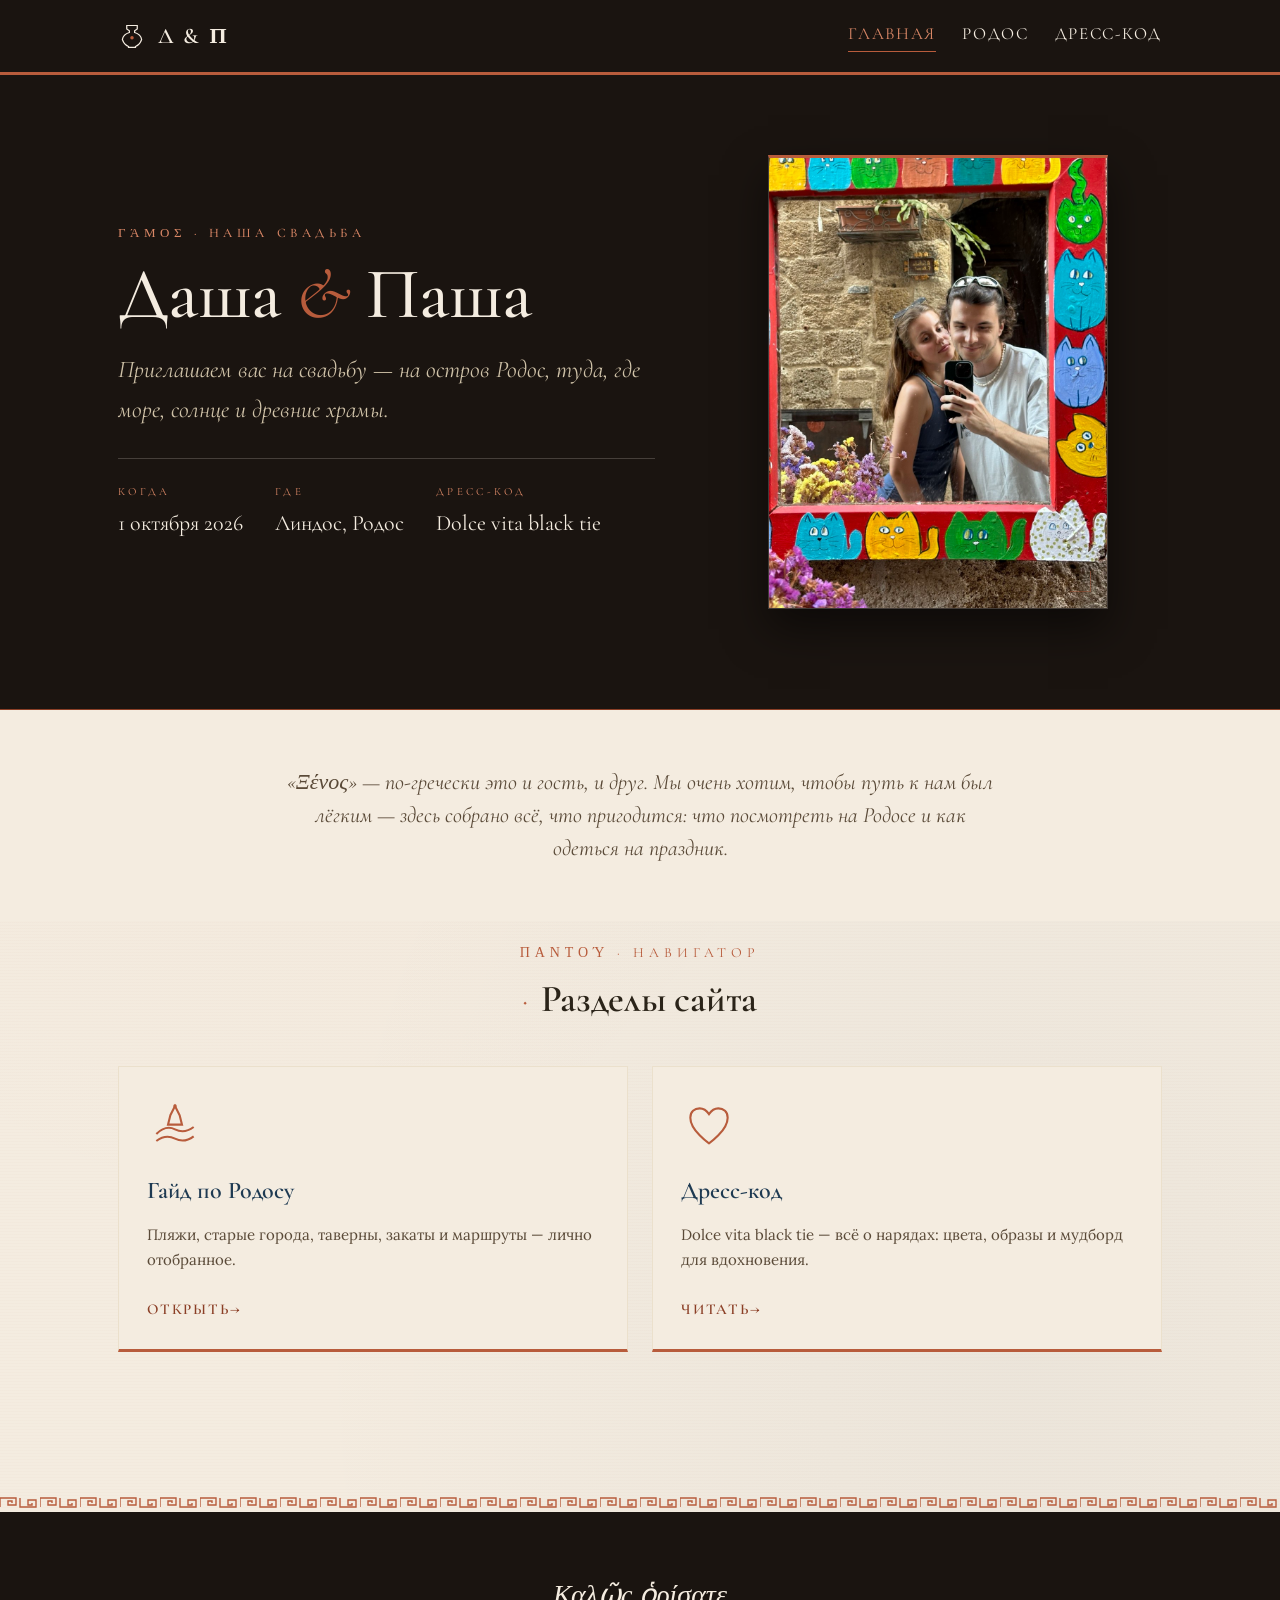
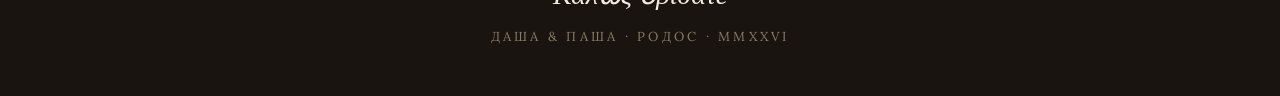
<file: index.html>
<!DOCTYPE html>
<html lang="ru">
<head>
<meta charset="UTF-8">
<meta name="viewport" content="width=device-width, initial-scale=1.0">
<title>Даша & Паша — свадьба на Родосе</title>
<link rel="preconnect" href="https://fonts.googleapis.com">
<link rel="preconnect" href="https://fonts.gstatic.com" crossorigin>
<link href="https://fonts.googleapis.com/css2?family=Cormorant+Garamond:ital,wght@0,400;0,500;0,600;0,700;1,400&family=Lora:ital,wght@0,400;0,500;0,600;1,400&display=swap" rel="stylesheet">
<link rel="stylesheet" href="styles.css">
</head>
<body>

<nav class="site-nav">
  <div class="nav-inner">
    <a class="brand" href="index.html">
      <svg class="brand-mark" viewBox="0 0 32 32" xmlns="http://www.w3.org/2000/svg" aria-hidden="true">
        <path d="M 10 4 L 22 4 L 22 8 L 19 10 L 19 12 Q 26 14 27 20 Q 25 26 20 28 L 20 29 L 12 29 L 12 28 Q 7 26 5 20 Q 6 14 13 12 L 13 10 L 10 8 Z"
              fill="none" stroke="#f4ece0" stroke-width="1.4"/>
        <circle cx="16" cy="18" r="2" fill="#b85c3c"/>
      </svg>
      Δ &amp; Π
    </a>
    <div class="nav-links">
      <a href="index.html" class="active">Главная</a>
      <a href="rhodes.html">Родос</a>
      <a href="dresscode.html">Дресс-код</a>
    </div>
  </div>
</nav>

<section class="hero-amphora">
  <div class="hero-amphora-inner">
    <div class="hero-text">
      <div class="eyebrow">Γάμος · Наша свадьба</div>
      <h1>Даша <span class="ampersand">&amp;</span> Паша</h1>
      <div class="hero-subtitle">Приглашаем вас на свадьбу — на остров Родос, туда, где море, солнце и древние храмы.</div>
      <div class="hero-meta">
        <div class="hero-meta-item">
          <span class="hero-meta-label">Когда</span>
          <span class="hero-meta-value">1 октября 2026</span>
        </div>
        <div class="hero-meta-item">
          <span class="hero-meta-label">Где</span>
          <span class="hero-meta-value">Линдос, Родос</span>
        </div>
        <div class="hero-meta-item">
          <span class="hero-meta-label">Дресс-код</span>
          <span class="hero-meta-value">Dolce vita black tie</span>
        </div>
      </div>
    </div>
    <div class="hero-vase">
      <div class="couple-photo-frame">
        <img src="assets/us.png" alt="закат">
        <svg viewBox="0 0 48 48" fill="none" xmlns="http://www.w3.org/2000/svg" aria-hidden="true">
          <rect x="6" y="12" width="36" height="28" rx="2" stroke="currentColor" stroke-width="1.5"/>
          <circle cx="24" cy="26" r="7" stroke="currentColor" stroke-width="1.5"/>
          <path d="M 16 12 L 18 8 L 30 8 L 32 12" stroke="currentColor" stroke-width="1.5"/>
          <circle cx="36" cy="18" r="2" fill="currentColor"/>
        </svg>
        <span>Даша &amp; Паша</span>
      </div>
    </div>
  </div>
</section>

<section class="intro-strip">
  <div class="intro-strip-inner">
    «Ξένος» — по-гречески это и гость, и друг. Мы очень хотим, чтобы путь к нам был лёгким — здесь собрано всё, что пригодится: что посмотреть на Родосе и как одеться на праздник.
  </div>
</section>

<section class="cards-section">
  <div class="section-title">Παντού · Навигатор</div>
  <h2 class="section-headline">Разделы сайта</h2>

  <div class="cards-grid">
    <a class="card" href="rhodes.html">
      <svg class="card-icon" viewBox="0 0 48 48" fill="none" xmlns="http://www.w3.org/2000/svg" aria-hidden="true">
        <path d="M 8 30 Q 16 22 24 26 Q 32 30 40 24" stroke="currentColor" stroke-width="1.8" fill="none"/>
        <path d="M 8 36 Q 16 30 24 34 Q 32 38 40 32" stroke="currentColor" stroke-width="1.8" fill="none"/>
        <path d="M 20 14 L 24 6 L 28 14 L 30 22 L 18 22 Z" stroke="currentColor" stroke-width="1.8" fill="none"/>
        <circle cx="24" cy="6" r="1.5" fill="currentColor"/>
      </svg>
      <h3>Гайд по Родосу</h3>
      <p>Пляжи, старые города, таверны, закаты и маршруты — лично отобранное.</p>
      <span class="card-more">Открыть</span>
    </a>

    <a class="card" href="dresscode.html">
      <svg class="card-icon" viewBox="0 0 48 48" fill="none" xmlns="http://www.w3.org/2000/svg" aria-hidden="true">
        <path d="M24 38 C24 38 8 27 8 16 C8 11 11.5 8 16 8 C19.5 8 22 10 24 13 C26 10 28.5 8 32 8 C36.5 8 40 11 40 16 C40 27 24 38 24 38Z" stroke="currentColor" stroke-width="1.8"/>
      </svg>
      <h3>Дресс-код</h3>
      <p>Dolce vita black tie — всё о нарядах: цвета, образы и мудборд для вдохновения.</p>
      <span class="card-more">Читать</span>
    </a>
  </div>
</section>

<footer class="site-footer">
  <div class="signature">Καλῶς ὁρίσατε</div>
  <div class="meta">Даша &amp; Паша · Родос · MMXXVI</div>
</footer>

</body>
</html>
</file>
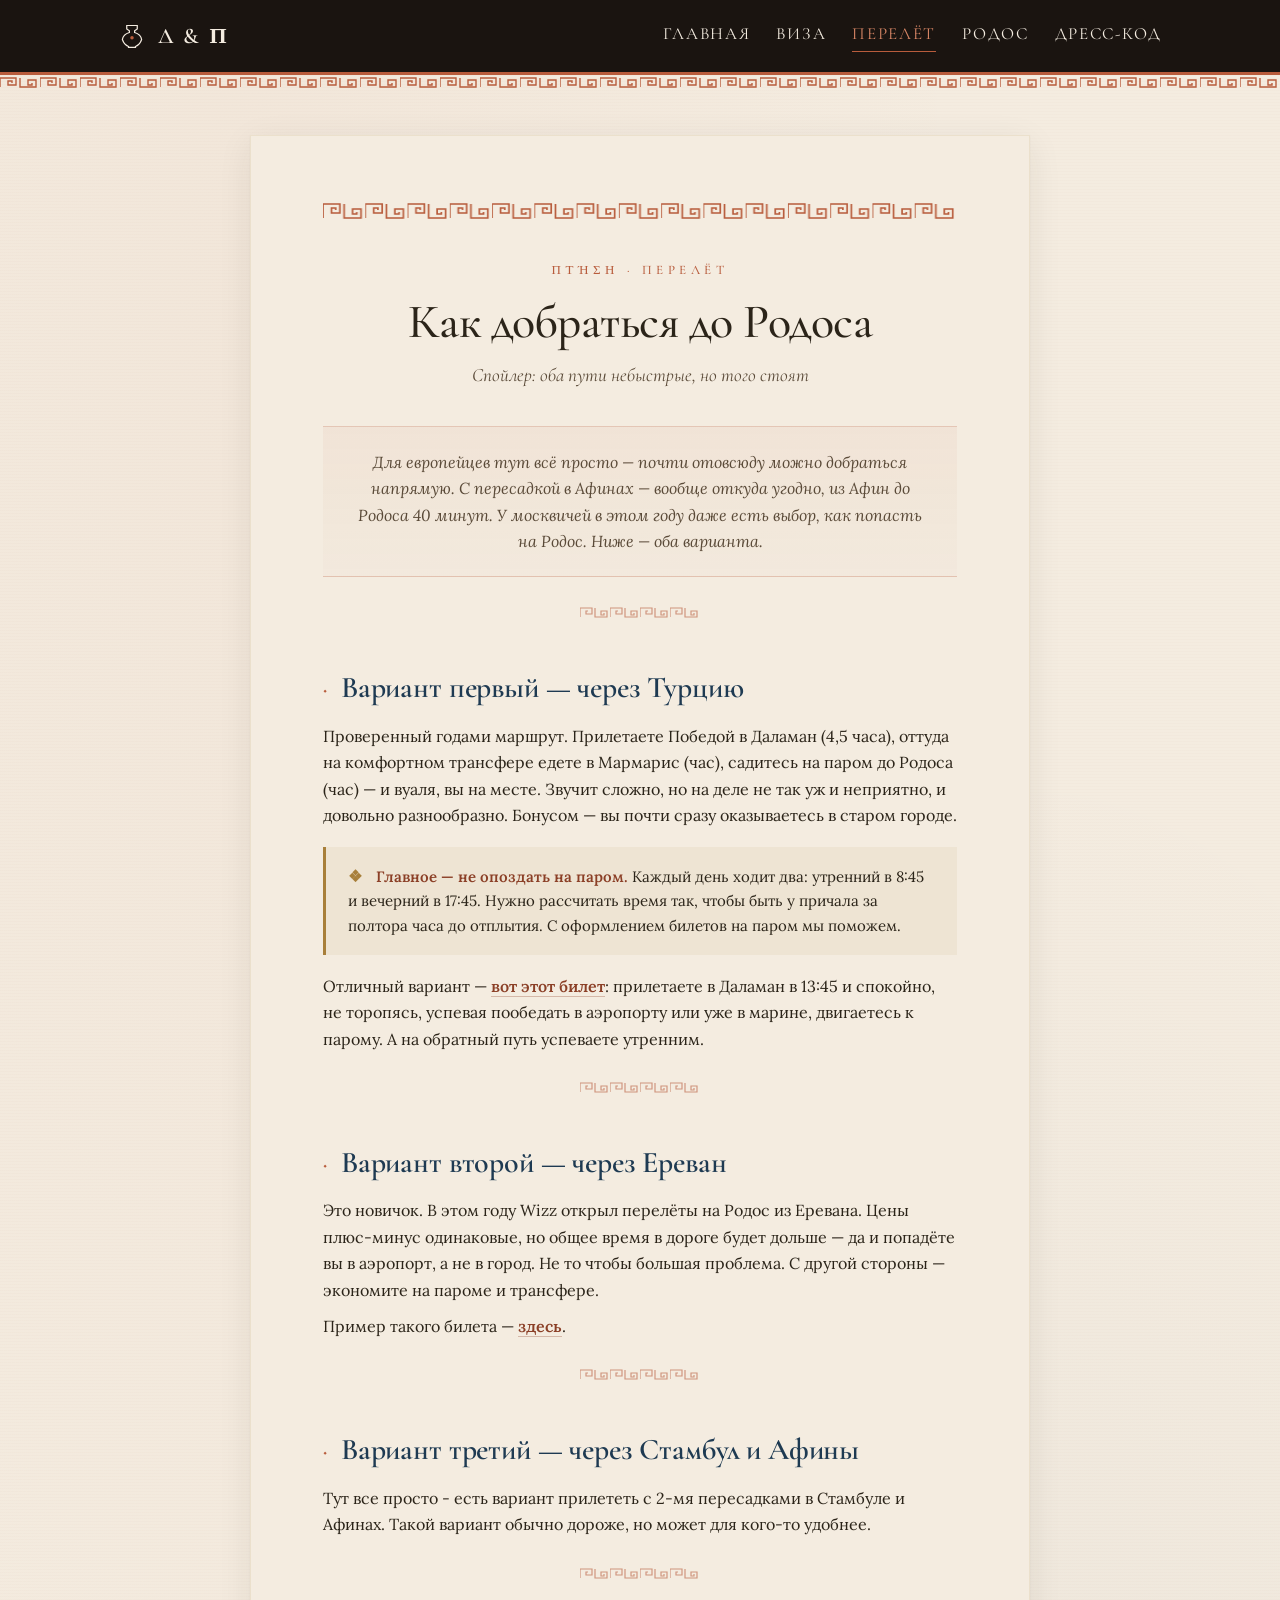
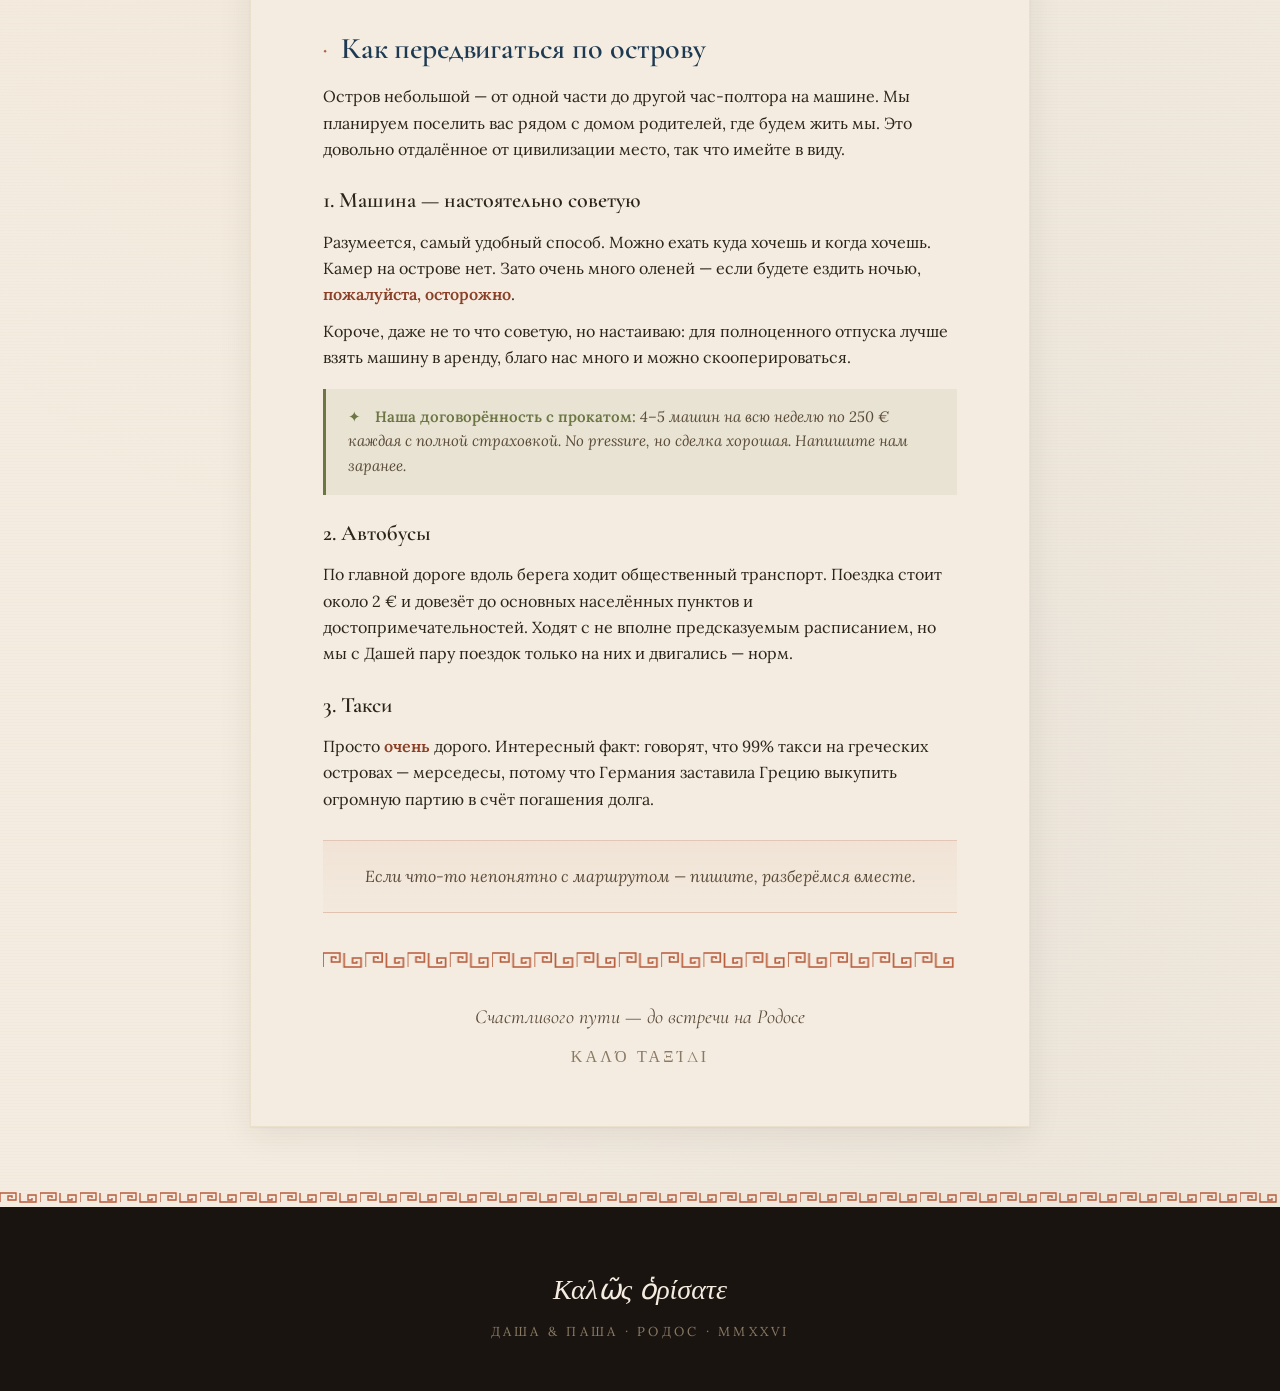
<file: flight.html>
<!DOCTYPE html>
<html lang="ru">
<head>
<meta charset="UTF-8">
<meta name="viewport" content="width=device-width, initial-scale=1.0">
<title>Как добраться · Даша & Паша</title>
<link rel="preconnect" href="https://fonts.googleapis.com">
<link rel="preconnect" href="https://fonts.gstatic.com" crossorigin>
<link href="https://fonts.googleapis.com/css2?family=Cormorant+Garamond:ital,wght@0,400;0,500;0,600;0,700;1,400&family=Lora:ital,wght@0,400;0,500;0,600;1,400&display=swap" rel="stylesheet">
<link rel="stylesheet" href="styles.css">
</head>
<body>

<nav class="site-nav">
  <div class="nav-inner">
    <a class="brand" href="index.html">
      <svg class="brand-mark" viewBox="0 0 32 32" xmlns="http://www.w3.org/2000/svg" aria-hidden="true">
        <path d="M 10 4 L 22 4 L 22 8 L 19 10 L 19 12 Q 26 14 27 20 Q 25 26 20 28 L 20 29 L 12 29 L 12 28 Q 7 26 5 20 Q 6 14 13 12 L 13 10 L 10 8 Z"
              fill="none" stroke="#f4ece0" stroke-width="1.4"/>
        <circle cx="16" cy="18" r="2" fill="#b85c3c"/>
      </svg>
      Δ &amp; Π
    </a>
    <div class="nav-links">
      <a href="index.html">Главная</a>
      <a href="visa.html">Виза</a>
      <a href="flight.html" class="active">Перелёт</a>
      <a href="rhodes.html">Родос</a>
      <a href="dresscode.html">Дресс-код</a>
    </div>
  </div>
</nav>

<div class="page">

  <svg class="meander-border meander-border-top" viewBox="0 0 600 20" xmlns="http://www.w3.org/2000/svg" preserveAspectRatio="none">
    <defs>
      <pattern id="meander-top" x="0" y="0" width="40" height="20" patternUnits="userSpaceOnUse">
        <path d="M 0 18 L 0 4 L 16 4 L 16 13 L 8 13 L 8 8 L 12 8 L 12 10 M 20 4 L 20 18 L 36 18 L 36 9 L 28 9 L 28 14 L 32 14 L 32 12"
              fill="none" stroke="#b85c3c" stroke-width="1.6" stroke-linejoin="miter"/>
      </pattern>
      <pattern id="meander-div" x="0" y="0" width="30" height="14" patternUnits="userSpaceOnUse">
        <path d="M 0 12 L 0 3 L 12 3 L 12 9 L 6 9 L 6 6 L 8 6 M 15 3 L 15 12 L 27 12 L 27 6 L 21 6 L 21 10 L 24 10 L 24 8"
              fill="none" stroke="#b85c3c" stroke-width="1.2" stroke-linejoin="miter"/>
      </pattern>
    </defs>
    <rect width="600" height="20" fill="url(#meander-top)"/>
  </svg>

  <header class="page-header">
    <div class="eyebrow">Πτήση · Перелёт</div>
    <h1>Как добраться до Родоса</h1>
    <div class="subtitle">Спойлер: оба пути небыстрые, но того стоят</div>
  </header>

  <div class="hero-quote">
    Для европейцев тут всё просто — почти отовсюду можно добраться напрямую. С пересадкой в Афинах — вообще откуда угодно, из Афин до Родоса 40 минут. У москвичей в этом году даже есть выбор, как попасть на Родос. Ниже — оба варианта.
  </div>

  <svg class="meander-divider" viewBox="0 0 120 14" xmlns="http://www.w3.org/2000/svg" preserveAspectRatio="none">
    <rect width="120" height="14" fill="url(#meander-div)"/>
  </svg>

  <h2>Вариант первый — через Турцию</h2>
  <p>Проверенный годами маршрут. Прилетаете Победой в Даламан (4,5 часа), оттуда на комфортном трансфере едете в Мармарис (час), садитесь на паром до Родоса (час) — и вуаля, вы на месте. Звучит сложно, но на деле не так уж и неприятно, и довольно разнообразно. Бонусом — вы почти сразу оказываетесь в старом городе.</p>

  <div class="urgent">
    <strong>Главное — не опоздать на паром.</strong> Каждый день ходит два: утренний в 8:45 и вечерний в 17:45. Нужно рассчитать время так, чтобы быть у причала за полтора часа до отплытия. С оформлением билетов на паром мы поможем.
  </div>

  <p>Отличный вариант — <strong><a href="https://avs.io/pZNa">вот этот билет</a></strong>: прилетаете в Даламан в 13:45 и спокойно, не торопясь, успевая пообедать в аэропорту или уже в марине, двигаетесь к парому. А на обратный путь успеваете утренним.</p>

  <svg class="meander-divider" viewBox="0 0 120 14" xmlns="http://www.w3.org/2000/svg" preserveAspectRatio="none">
    <rect width="120" height="14" fill="url(#meander-div)"/>
  </svg>

  <h2>Вариант второй — через Ереван</h2>
  <p>Это новичок. В этом году Wizz открыл перелёты на Родос из Еревана. Цены плюс-минус одинаковые, но общее время в дороге будет дольше — да и попадёте вы в аэропорт, а не в город. Не то чтобы большая проблема. С другой стороны — экономите на пароме и трансфере.</p>

  <p>Пример такого билета — <strong><a href="https://avs.io/pZVN">здесь</a></strong>.</p>

  <svg class="meander-divider" viewBox="0 0 120 14" xmlns="http://www.w3.org/2000/svg" preserveAspectRatio="none">
    <rect width="120" height="14" fill="url(#meander-div)"/>
  </svg>

  <h2>Вариант третий — через Стамбул и Афины</h2>
  <p>Тут все просто - есть вариант прилететь с 2-мя пересадками в Стамбуле и Афинах. Такой вариант обычно дороже, но может для кого-то удобнее.</p>

  <svg class="meander-divider" viewBox="0 0 120 14" xmlns="http://www.w3.org/2000/svg" preserveAspectRatio="none">
    <rect width="120" height="14" fill="url(#meander-div)"/>
  </svg>

  <h2>Как передвигаться по острову</h2>
  <p>Остров небольшой — от одной части до другой час-полтора на машине. Мы планируем поселить вас рядом с домом родителей, где будем жить мы. Это довольно отдалённое от цивилизации место, так что имейте в виду.</p>

  <h3>1. Машина — настоятельно советую</h3>
  <p>Разумеется, самый удобный способ. Можно ехать куда хочешь и когда хочешь. Камер на острове нет. Зато очень много оленей — если будете ездить ночью, <strong>пожалуйста, осторожно</strong>.</p>
  <p>Короче, даже не то что советую, но настаиваю: для полноценного отпуска лучше взять машину в аренду, благо нас много и можно скооперироваться.</p>

  <div class="gift">
    <strong>Наша договорённость с прокатом:</strong> 4–5 машин на всю неделю по 250 € каждая с полной страховкой. No pressure, но сделка хорошая. Напишите нам заранее.
  </div>

  <h3>2. Автобусы</h3>
  <p>По главной дороге вдоль берега ходит общественный транспорт. Поездка стоит около 2 € и довезёт до основных населённых пунктов и достопримечательностей. Ходят с не вполне предсказуемым расписанием, но мы с Дашей пару поездок только на них и двигались — норм.</p>

  <h3>3. Такси</h3>
  <p>Просто <strong>очень</strong> дорого. Интересный факт: говорят, что 99% такси на греческих островах — мерседесы, потому что Германия заставила Грецию выкупить огромную партию в счёт погашения долга.</p>

  <div class="hero-quote">
    Если что-то непонятно с маршрутом — пишите, разберёмся вместе.
  </div>

  <svg class="meander-border meander-border-bottom" viewBox="0 0 600 20" xmlns="http://www.w3.org/2000/svg" preserveAspectRatio="none">
    <rect width="600" height="20" fill="url(#meander-top)"/>
  </svg>

  <footer class="page-footer">
    Счастливого пути — до встречи на Родосе
    <span class="signature">Καλό ταξίδι</span>
  </footer>

</div>

<footer class="site-footer">
  <div class="signature">Καλῶς ὁρίσατε</div>
  <div class="meta">Даша &amp; Паша · Родос · MMXXVI</div>
</footer>

</body>
</html>
</file>
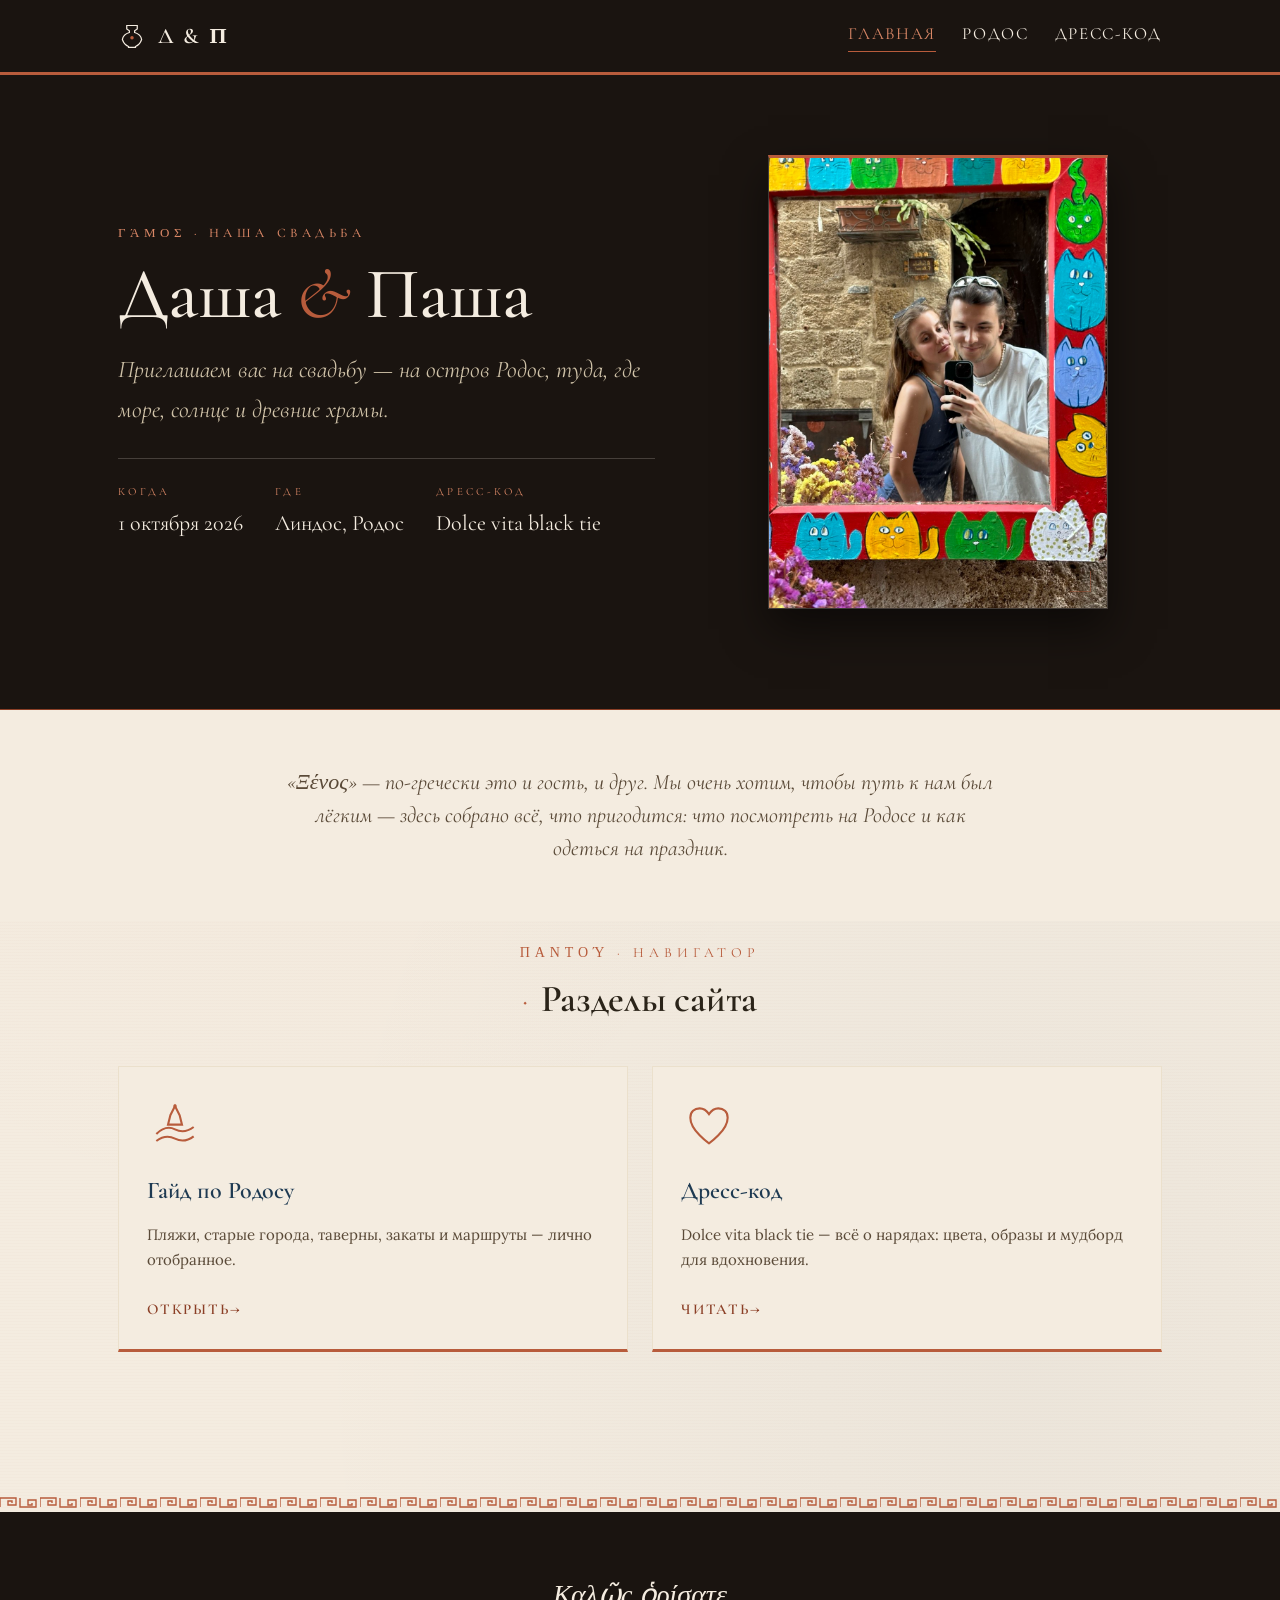
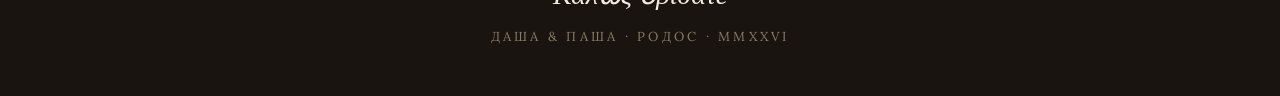
<file: program.html>
<!DOCTYPE html>
<html lang="ru">
<head>
<meta charset="UTF-8">
<meta name="viewport" content="width=device-width, initial-scale=1.0">
<meta http-equiv="refresh" content="0; url=index.html">
<title>Программа свадьбы · Даша & Паша</title>
<link rel="preconnect" href="https://fonts.googleapis.com">
<link rel="preconnect" href="https://fonts.gstatic.com" crossorigin>
<link href="https://fonts.googleapis.com/css2?family=Cormorant+Garamond:ital,wght@0,400;0,500;0,600;0,700;1,400&family=Lora:ital,wght@0,400;0,500;0,600;1,400&display=swap" rel="stylesheet">
<link rel="stylesheet" href="styles.css">
</head>
<body>

<nav class="site-nav">
  <div class="nav-inner">
    <a class="brand" href="index.html">
      <svg class="brand-mark" viewBox="0 0 32 32" xmlns="http://www.w3.org/2000/svg" aria-hidden="true">
        <path d="M 10 4 L 22 4 L 22 8 L 19 10 L 19 12 Q 26 14 27 20 Q 25 26 20 28 L 20 29 L 12 29 L 12 28 Q 7 26 5 20 Q 6 14 13 12 L 13 10 L 10 8 Z"
              fill="none" stroke="#f4ece0" stroke-width="1.4"/>
        <circle cx="16" cy="18" r="2" fill="#b85c3c"/>
      </svg>
      Δ &amp; Π
    </a>
    <div class="nav-links">
      <a href="index.html">Главная</a>
      <a href="rhodes.html">Родос</a>
    </div>
  </div>
</nav>

<div class="page">

  <svg class="meander-border meander-border-top" viewBox="0 0 600 20" xmlns="http://www.w3.org/2000/svg" preserveAspectRatio="none">
    <defs>
      <pattern id="meander-top" x="0" y="0" width="40" height="20" patternUnits="userSpaceOnUse">
        <path d="M 0 18 L 0 4 L 16 4 L 16 13 L 8 13 L 8 8 L 12 8 L 12 10 M 20 4 L 20 18 L 36 18 L 36 9 L 28 9 L 28 14 L 32 14 L 32 12"
              fill="none" stroke="#b85c3c" stroke-width="1.6" stroke-linejoin="miter"/>
      </pattern>
      <pattern id="meander-div" x="0" y="0" width="30" height="14" patternUnits="userSpaceOnUse">
        <path d="M 0 12 L 0 3 L 12 3 L 12 9 L 6 9 L 6 6 L 8 6 M 15 3 L 15 12 L 27 12 L 27 6 L 21 6 L 21 10 L 24 10 L 24 8"
              fill="none" stroke="#b85c3c" stroke-width="1.2" stroke-linejoin="miter"/>
      </pattern>
    </defs>
    <rect width="600" height="20" fill="url(#meander-top)"/>
  </svg>

  <header class="page-header">
    <div class="eyebrow">Γάμος · Программа</div>
    <h1>Как пройдёт день</h1>
    <div class="subtitle">Коротко о том, куда приходить, когда и в чём</div>
  </header>

  <div class="hero-quote">
    <strong>14 июня 2026 · Линдос, Родос.</strong> Церемония будет у моря на закате, затем — ужин и танцы под открытым небом. Детали ещё подтачиваются — здесь самое свежее.
  </div>

  <h2>Расписание</h2>

  <div class="timeline">
    <div class="timeline-item">
      <div class="timeline-time">17:30</div>
      <div class="timeline-title">Сбор гостей</div>
      <p class="timeline-desc">Встречаемся у виллы с видом на бухту. Будет лёгкий аперитив, холодное просекко и греческие закуски. Адрес и трансфер пришлём отдельно.</p>
    </div>

    <div class="timeline-item">
      <div class="timeline-time">18:30</div>
      <div class="timeline-title">Церемония у моря</div>
      <p class="timeline-desc">Короткая и тёплая — около получаса. Стулья будут, но возьмите лёгкую шаль: ближе к вечеру со стороны моря может тянуть свежим бризом.</p>
    </div>

    <div class="timeline-item">
      <div class="timeline-time">19:30</div>
      <div class="timeline-title">Фото и закат</div>
      <p class="timeline-desc">Короткие фото с молодожёнами и общими группами. Остальные в это время — пьют, гуляют по территории, смотрят закат (он того стоит).</p>
    </div>

    <div class="timeline-item">
      <div class="timeline-time">20:30</div>
      <div class="timeline-title">Ужин</div>
      <p class="timeline-desc">Долгий, неторопливый средиземноморский ужин с вином. Мясо, рыба, вегетарианские блюда — накормим всех. Рассадка будет на карточках у входа.</p>
    </div>

    <div class="timeline-item">
      <div class="timeline-time">22:30</div>
      <div class="timeline-title">Танцы</div>
      <p class="timeline-desc">Живая музыка и диджей. Немного греческих танцев для смелых, потом — всё, что захотим.</p>
    </div>

    <div class="timeline-item">
      <div class="timeline-time">позже</div>
      <div class="timeline-title">Ночь</div>
      <p class="timeline-desc">Трансферы обратно будут до поздней ночи. Кто захочет остаться подольше — найдём, как довезти.</p>
    </div>
  </div>

  <svg class="meander-divider" viewBox="0 0 120 14" xmlns="http://www.w3.org/2000/svg" preserveAspectRatio="none">
    <rect width="120" height="14" fill="url(#meander-div)"/>
  </svg>

  <h2>Дресс-код</h2>
  <p>Средиземноморский, расслабленный и лёгкий. Никаких смокингов и чёрных платьев в пол — будет жарко и душно.</p>
  <ul>
    <li><strong>Цвета:</strong> белый, кремовый, песочный, терракота, оливковый, глубокая синева — всё, что звучит как «Греция»</li>
    <li><strong>Ткани:</strong> лён, хлопок, шифон — то, в чём не раскаетесь к концу вечера</li>
    <li><strong>Обувь:</strong> пожалуйста, без каблуков-шпилек — пол у нас каменный и местами с щелями между плитами</li>
  </ul>

  <div class="tip">
    Если не уверены — лучше чуть нарядно, чем чуть буднично. И обязательно возьмите <strong>что-то с рукавами</strong> на вечер: к полуночи у моря бывает прохладно.
  </div>

  <h2>Что взять с собой</h2>
  <ul>
    <li><strong>Лёгкое хорошее настроение</strong> — главный пункт</li>
    <li>Воду и что-то перекусить на день — перед вечером</li>
    <li>Солнцезащитные очки и крем на весь день, на церемонии тоже</li>
    <li>Шаль / лёгкий пиджак на вечер</li>
    <li>Наличные на такси или трансфер, если захотите ехать отдельно</li>
  </ul>

  <div class="gift">
    <strong>Про подарки.</strong> Ничего материального не ждём — вы уже дарите нам огромное, прилетев в такую даль. Если всё-таки очень хочется — пусть это будет конверт: он нам поможет с путешествием после свадьбы.
  </div>

  <svg class="meander-divider" viewBox="0 0 120 14" xmlns="http://www.w3.org/2000/svg" preserveAspectRatio="none">
    <rect width="120" height="14" fill="url(#meander-div)"/>
  </svg>

  <h2>Контакты на день</h2>
  <p>На случай если потеряетесь, застрянете или просто захотите спросить — держите под рукой:</p>
  <ul>
    <li><strong>Даша</strong> — по общим вопросам, WhatsApp / Telegram</li>
    <li><strong>Паша</strong> — по трансферам и логистике</li>
    <li><strong>Координатор</strong> — в день свадьбы, телефон пришлём ближе к дате</li>
  </ul>

  <svg class="meander-border meander-border-bottom" viewBox="0 0 600 20" xmlns="http://www.w3.org/2000/svg" preserveAspectRatio="none">
    <rect width="600" height="20" fill="url(#meander-top)"/>
  </svg>

  <footer class="page-footer">
    До встречи у моря
    <span class="signature">Στην υγειά μας</span>
  </footer>

</div>

<footer class="site-footer">
  <div class="signature">Καλῶς ὁρίσατε</div>
  <div class="meta">Даша &amp; Паша · Родос · MMXXVI</div>
</footer>

</body>
</html>
</file>
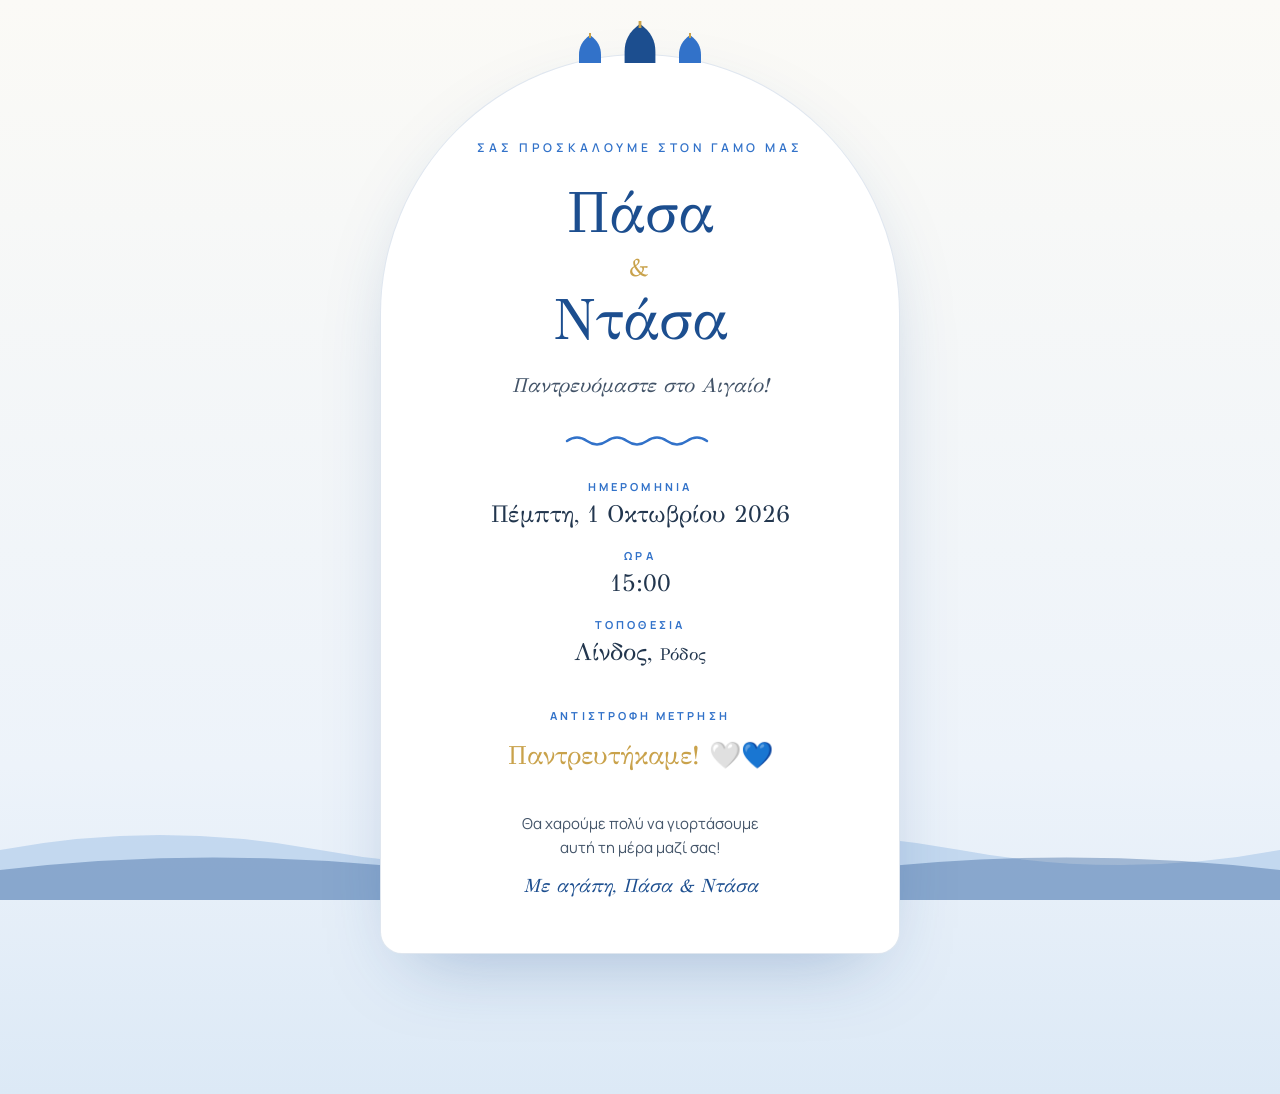
<file: prosklisi-gamou.html>
<!DOCTYPE html>
<html lang="el">
<head>
<meta charset="UTF-8">
<meta name="viewport" content="width=device-width, initial-scale=1.0">
<title>Πάσα &amp; Ντάσα — Πρόσκληση Γάμου</title>
<link rel="preconnect" href="https://fonts.googleapis.com">
<link rel="preconnect" href="https://fonts.gstatic.com" crossorigin>
<link href="https://fonts.googleapis.com/css2?family=GFS+Didot&family=Manrope:wght@300;400;600;700&display=swap" rel="stylesheet">
<style>
  :root{
    --plaster:#FBFAF6;      /* белёная штукатурка */
    --aegean:#1C4E8F;       /* глубокое эгейское море */
    --dome:#3272C9;         /* купол Санторини */
    --mist:#DCE9F6;         /* морская дымка */
    --sand:#C9A24B;         /* золото заката */
    --ink:#22364E;
  }
  *{margin:0;padding:0;box-sizing:border-box}
  html{scroll-behavior:smooth}
  body{
    font-family:'Manrope',sans-serif;
    background:linear-gradient(180deg,var(--plaster) 0%, #EDF3FA 70%, var(--mist) 100%);
    color:var(--ink);
    min-height:100vh;
    display:flex;
    flex-direction:column;
    align-items:center;
    overflow-x:hidden;
  }

  /* ── Карточка-арка (окно часовни) ── */
  .card{
    margin:6vh 20px 140px;
    max-width:520px;
    width:calc(100% - 40px);
    background:#fff;
    border:1px solid rgba(28,78,143,.14);
    border-radius:260px 260px 22px 22px;
    box-shadow:0 30px 80px -30px rgba(28,78,143,.35);
    padding:84px 40px 56px;
    text-align:center;
    position:relative;
    animation:rise 1.1s cubic-bezier(.2,.7,.2,1) both;
  }
  @keyframes rise{from{opacity:0;transform:translateY(26px)}to{opacity:1;transform:none}}

  /* купола над аркой */
  .domes{
    position:absolute;
    top:-34px;left:50%;transform:translateX(-50%);
    display:flex;gap:14px;align-items:flex-end;
  }
  .domes svg{display:block}

  .eyebrow{
    font-size:12px;
    letter-spacing:.32em;
    text-transform:uppercase;
    color:var(--dome);
    font-weight:600;
    margin-bottom:26px;
  }
  h1{
    font-family:'GFS Didot',serif;
    font-weight:400;
    font-size:clamp(40px,9vw,58px);
    line-height:1.08;
    color:var(--aegean);
  }
  h1 .amp{
    display:block;
    font-size:.45em;
    color:var(--sand);
    margin:8px 0;
    letter-spacing:.1em;
  }
  .tagline{
    font-family:'GFS Didot',serif;
    font-size:20px;
    color:var(--ink);
    margin-top:22px;
    font-style:italic;
    opacity:.85;
  }

  /* волна-разделитель */
  .wave-divider{margin:34px auto 30px;width:150px;display:block}

  .details{display:grid;gap:18px}
  .detail .label{
    font-size:11px;letter-spacing:.28em;text-transform:uppercase;
    color:var(--dome);font-weight:700;margin-bottom:5px;
  }
  .detail .value{
    font-family:'GFS Didot',serif;
    font-size:24px;color:var(--ink);
  }
  .detail .value small{font-size:.7em}

  /* ── Обратный отсчёт ── */
  .count-title{
    margin:40px 0 16px;
    font-size:11px;letter-spacing:.28em;text-transform:uppercase;
    color:var(--dome);font-weight:700;
  }
  .countdown{
    display:flex;justify-content:center;gap:10px;flex-wrap:wrap;
  }
  .unit{
    background:var(--aegean);
    color:#fff;
    border-radius:14px;
    min-width:72px;
    padding:14px 8px 10px;
    box-shadow:inset 0 -3px 0 rgba(0,0,0,.15);
  }
  .unit b{
    display:block;
    font-family:'GFS Didot',serif;
    font-weight:400;
    font-size:30px;
    line-height:1;
    font-variant-numeric:tabular-nums;
  }
  .unit span{
    display:block;
    margin-top:6px;
    font-size:9.5px;
    letter-spacing:.14em;
    text-transform:uppercase;
    opacity:.8;
  }
  .married{
    display:none;
    font-family:'GFS Didot',serif;
    font-size:26px;color:var(--sand);
  }

  .closing{
    margin-top:40px;
    font-size:15px;
    line-height:1.6;
    color:var(--ink);
    opacity:.85;
  }
  .signature{
    margin-top:14px;
    font-family:'GFS Didot',serif;
    font-style:italic;
    font-size:19px;
    color:var(--aegean);
  }

  /* ── Волны внизу страницы ── */
  .sea{
    position:fixed;bottom:0;left:0;width:100%;height:110px;
    pointer-events:none;z-index:-1;
  }
  .sea svg{position:absolute;bottom:0;width:200%;height:100%}
  .sea .w1{animation:drift 16s linear infinite;opacity:.5}
  .sea .w2{animation:drift 26s linear infinite reverse;opacity:.35}
  @keyframes drift{from{transform:translateX(0)}to{transform:translateX(-50%)}}

  @media (prefers-reduced-motion:reduce){
    .card{animation:none}
    .sea .w1,.sea .w2{animation:none}
  }
  @media (max-width:420px){
    .card{padding:72px 24px 44px;border-radius:200px 200px 18px 18px}
    .unit{min-width:64px}
  }
</style>
</head>
<body>

<main class="card">
  <div class="domes" aria-hidden="true">
    <svg width="30" height="30" viewBox="0 0 30 30"><path d="M15 2 C7 8 4 14 4 22 L4 30 L26 30 L26 22 C26 14 23 8 15 2 Z" fill="#3272C9"/><rect x="14" y="0" width="2" height="5" fill="#C9A24B"/></svg>
    <svg width="42" height="42" viewBox="0 0 30 30"><path d="M15 2 C7 8 4 14 4 22 L4 30 L26 30 L26 22 C26 14 23 8 15 2 Z" fill="#1C4E8F"/><rect x="14" y="0" width="2" height="5" fill="#C9A24B"/></svg>
    <svg width="30" height="30" viewBox="0 0 30 30"><path d="M15 2 C7 8 4 14 4 22 L4 30 L26 30 L26 22 C26 14 23 8 15 2 Z" fill="#3272C9"/><rect x="14" y="0" width="2" height="5" fill="#C9A24B"/></svg>
  </div>

  <p class="eyebrow">Σας προσκαλούμε στον γάμο μας</p>

  <h1>Πάσα <span class="amp">&amp;</span> Ντάσα</h1>

  <p class="tagline">Παντρευόμαστε στο Αιγαίο!</p>

  <svg class="wave-divider" viewBox="0 0 150 16" fill="none" aria-hidden="true">
    <path d="M2 8 Q12 1 22 8 T42 8 T62 8 T82 8 T102 8 T122 8 T142 8" stroke="#3272C9" stroke-width="2.4" stroke-linecap="round"/>
  </svg>

  <div class="details">
    <div class="detail">
      <div class="label">Ημερομηνία</div>
      <div class="value">Πέμπτη, 1 Οκτωβρίου 2026</div>
    </div>
    <div class="detail">
      <div class="label">Ώρα</div>
      <div class="value">15:00</div>
    </div>
    <div class="detail">
      <div class="label">Τοποθεσία</div>
      <div class="value">Λίνδος, <small>Ρόδος</small></div>
    </div>
  </div>

  <p class="count-title">Αντίστροφη μέτρηση</p>
  <div class="countdown" id="countdown" role="timer" aria-live="polite">
    <div class="unit"><b id="d">–</b><span>Ημέρες</span></div>
    <div class="unit"><b id="h">–</b><span>Ώρες</span></div>
    <div class="unit"><b id="m">–</b><span>Λεπτά</span></div>
    <div class="unit"><b id="s">–</b><span>Δευτ/πτα</span></div>
  </div>
  <p class="married" id="married">Παντρευτήκαμε! 🤍💙</p>

  <p class="closing">Θα χαρούμε πολύ να γιορτάσουμε<br>αυτή τη μέρα μαζί σας!</p>
  <p class="signature">Με αγάπη, Πάσα &amp; Ντάσα</p>
</main>

<div class="sea" aria-hidden="true">
  <svg class="w1" viewBox="0 0 1200 110" preserveAspectRatio="none">
    <path d="M0 60 Q75 30 150 60 T300 60 T450 60 T600 60 T750 60 T900 60 T1050 60 T1200 60 L1200 110 L0 110 Z" fill="#9DBFE6"/>
  </svg>
  <svg class="w2" viewBox="0 0 1200 110" preserveAspectRatio="none">
    <path d="M0 80 Q100 55 200 80 T400 80 T600 80 T800 80 T1000 80 T1200 80 L1200 110 L0 110 Z" fill="#1C4E8F"/>
  </svg>
</div>

<script>
  // Свадьба: 1 октября 2026, 15:00 по времени Греции (EEST, UTC+3)
  var target = new Date("2026-10-01T15:00:00+03:00").getTime();
  var d=document.getElementById("d"),h=document.getElementById("h"),
      m=document.getElementById("m"),s=document.getElementById("s");
  function pad(n){return n<10?"0"+n:""+n;}
  function tick(){
    var diff = target - Date.now();
    if(diff<=0){
      document.getElementById("countdown").style.display="none";
      document.getElementById("married").style.display="block";
      clearInterval(timer);
      return;
    }
    d.textContent = Math.floor(diff/86400000);
    h.textContent = pad(Math.floor(diff/3600000)%24);
    m.textContent = pad(Math.floor(diff/60000)%60);
    s.textContent = pad(Math.floor(diff/1000)%60);
  }
  tick();
  var timer = setInterval(tick,1000);
</script>

</body>
</html>
</file>
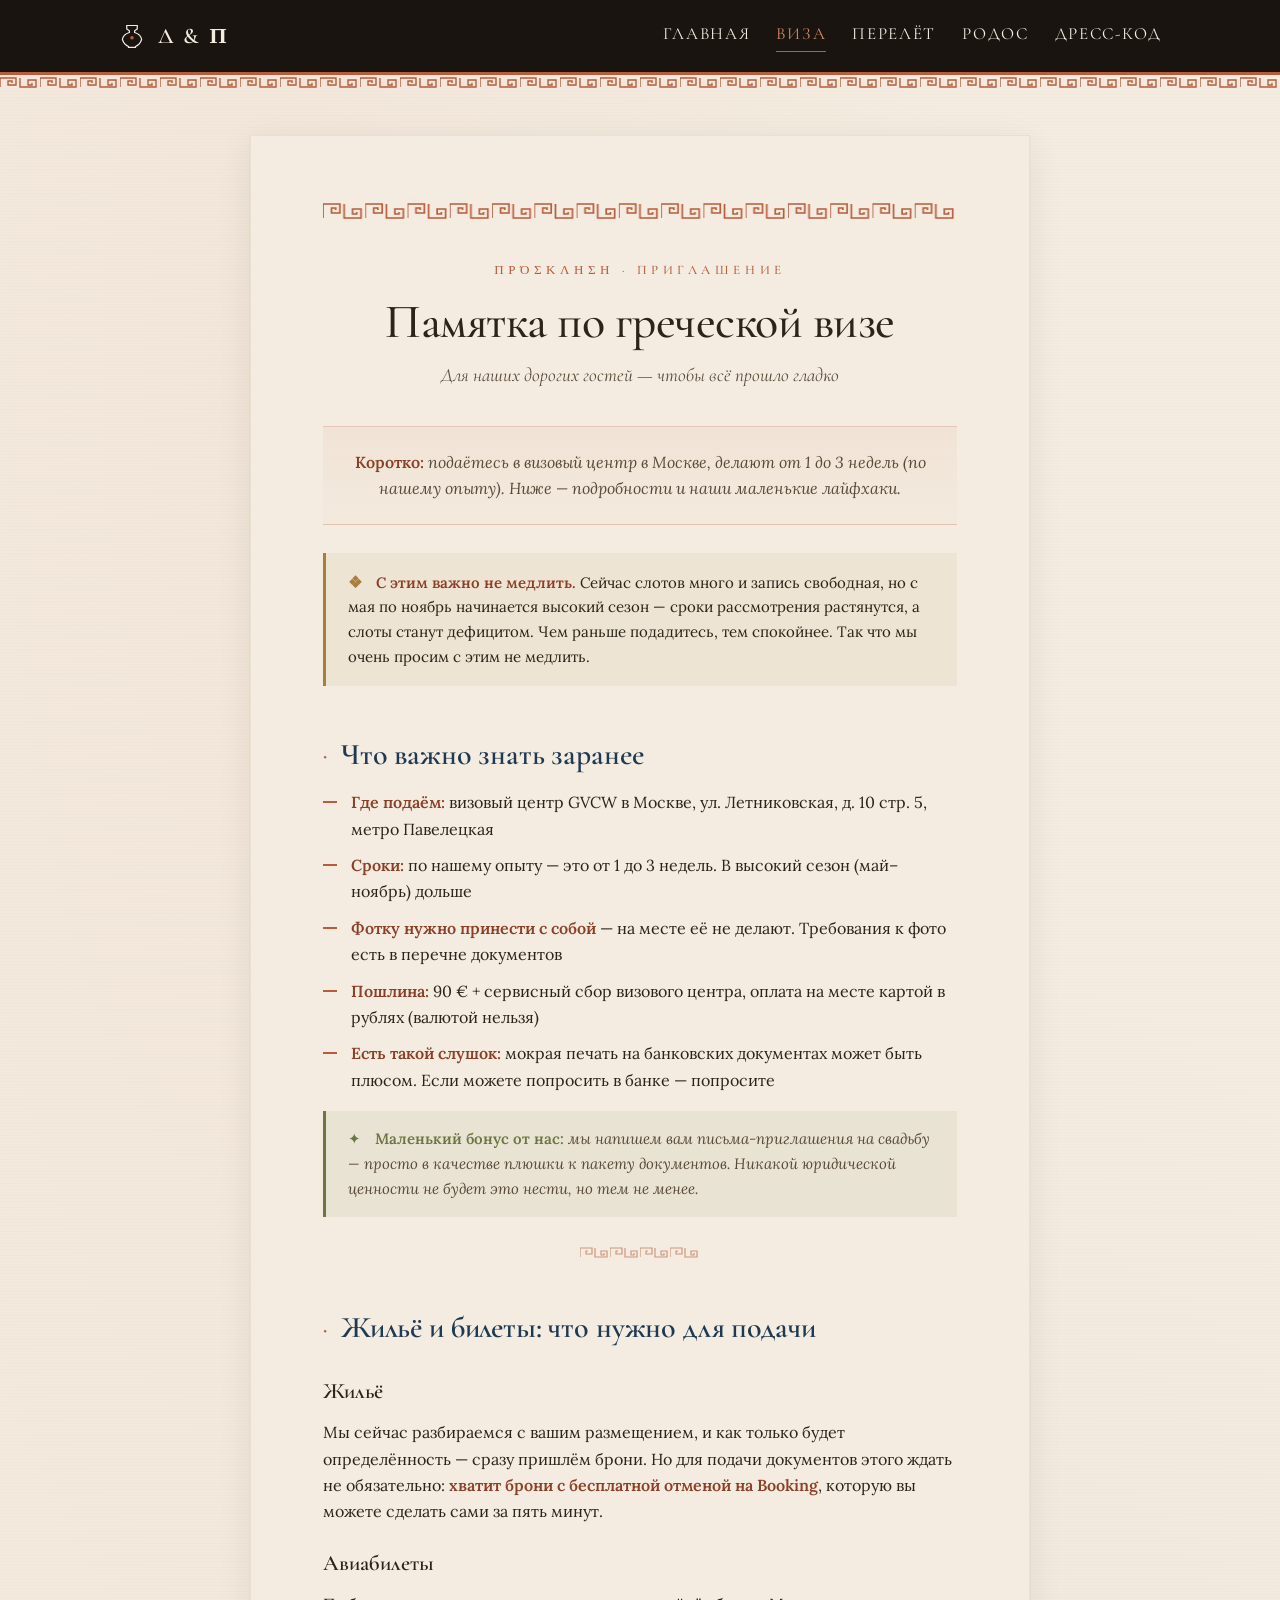
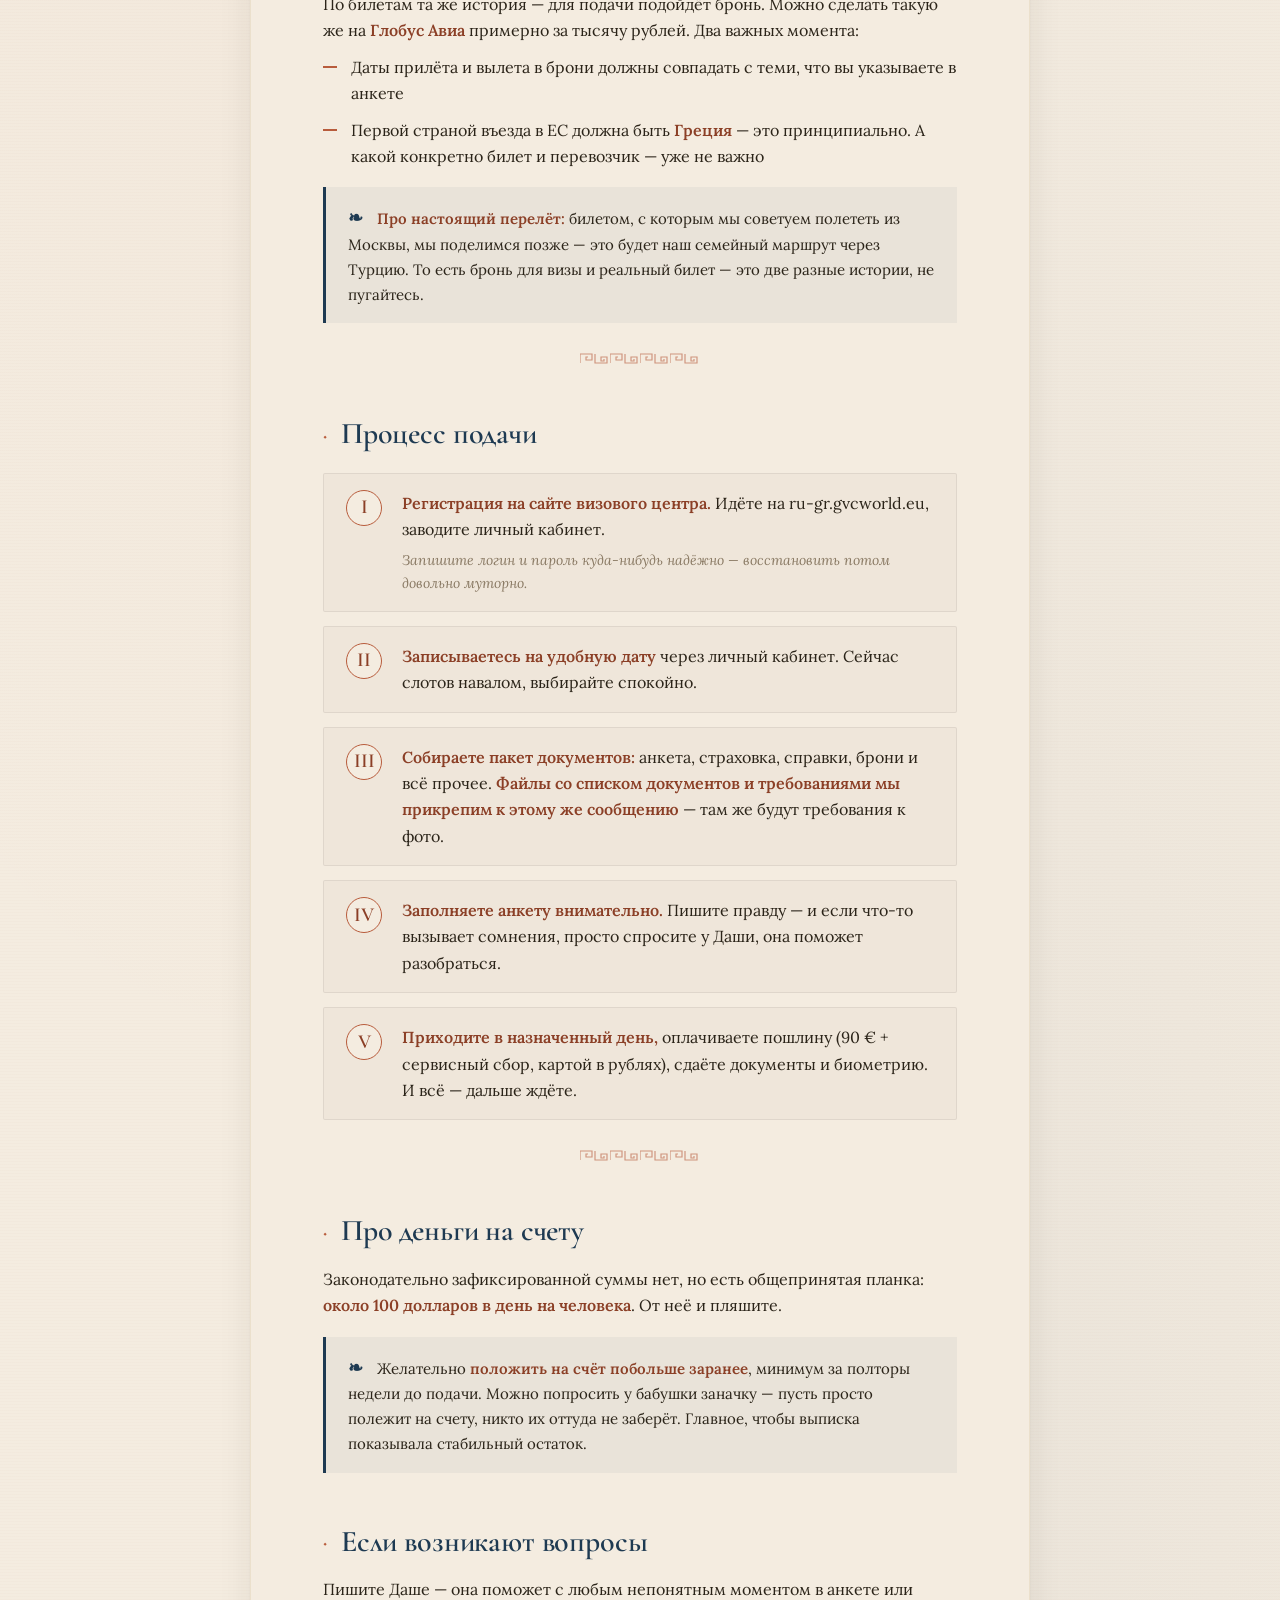
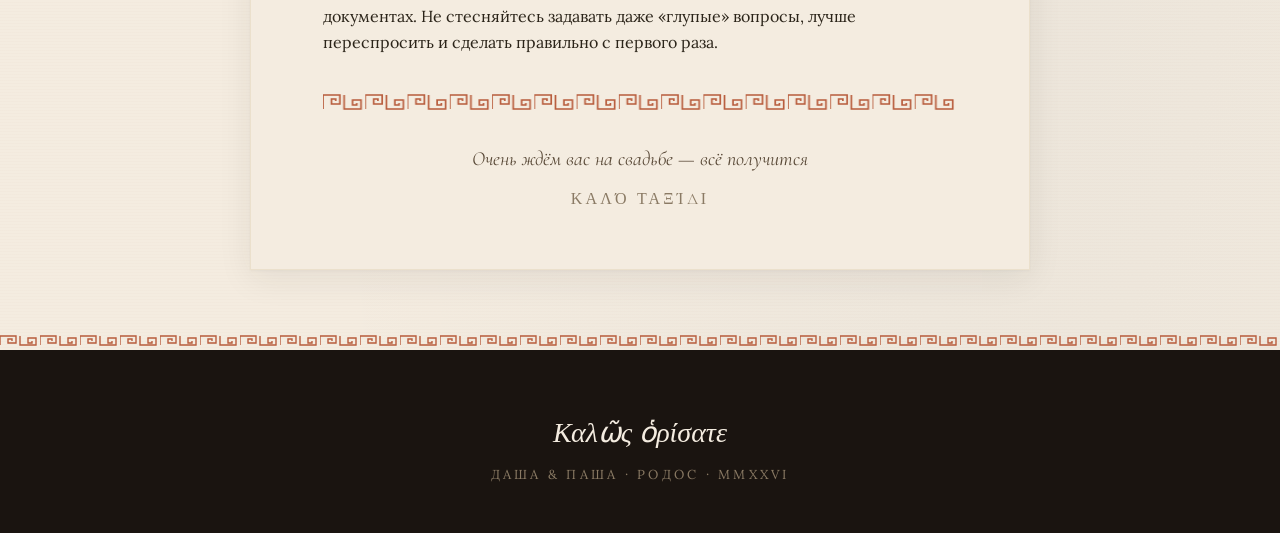
<file: visa.html>
<!DOCTYPE html>
<html lang="ru">
<head>
<meta charset="UTF-8">
<meta name="viewport" content="width=device-width, initial-scale=1.0">
<title>Памятка по греческой визе · Даша & Паша</title>
<link rel="preconnect" href="https://fonts.googleapis.com">
<link rel="preconnect" href="https://fonts.gstatic.com" crossorigin>
<link href="https://fonts.googleapis.com/css2?family=Cormorant+Garamond:ital,wght@0,400;0,500;0,600;0,700;1,400&family=Lora:ital,wght@0,400;0,500;0,600;1,400&display=swap" rel="stylesheet">
<link rel="stylesheet" href="styles.css">
</head>
<body>

<nav class="site-nav">
  <div class="nav-inner">
    <a class="brand" href="index.html">
      <svg class="brand-mark" viewBox="0 0 32 32" xmlns="http://www.w3.org/2000/svg" aria-hidden="true">
        <path d="M 10 4 L 22 4 L 22 8 L 19 10 L 19 12 Q 26 14 27 20 Q 25 26 20 28 L 20 29 L 12 29 L 12 28 Q 7 26 5 20 Q 6 14 13 12 L 13 10 L 10 8 Z"
              fill="none" stroke="#f4ece0" stroke-width="1.4"/>
        <circle cx="16" cy="18" r="2" fill="#b85c3c"/>
      </svg>
      Δ &amp; Π
    </a>
    <div class="nav-links">
      <a href="index.html">Главная</a>
      <a href="visa.html" class="active">Виза</a>
      <a href="flight.html">Перелёт</a>
      <a href="rhodes.html">Родос</a>
      <a href="dresscode.html">Дресс-код</a>
    </div>
  </div>
</nav>

<div class="page">

  <svg class="meander-border meander-border-top" viewBox="0 0 600 20" xmlns="http://www.w3.org/2000/svg" preserveAspectRatio="none">
    <defs>
      <pattern id="meander-top" x="0" y="0" width="40" height="20" patternUnits="userSpaceOnUse">
        <path d="M 0 18 L 0 4 L 16 4 L 16 13 L 8 13 L 8 8 L 12 8 L 12 10 M 20 4 L 20 18 L 36 18 L 36 9 L 28 9 L 28 14 L 32 14 L 32 12"
              fill="none" stroke="#b85c3c" stroke-width="1.6" stroke-linejoin="miter"/>
      </pattern>
      <pattern id="meander-div" x="0" y="0" width="30" height="14" patternUnits="userSpaceOnUse">
        <path d="M 0 12 L 0 3 L 12 3 L 12 9 L 6 9 L 6 6 L 8 6 M 15 3 L 15 12 L 27 12 L 27 6 L 21 6 L 21 10 L 24 10 L 24 8"
              fill="none" stroke="#b85c3c" stroke-width="1.2" stroke-linejoin="miter"/>
      </pattern>
    </defs>
    <rect width="600" height="20" fill="url(#meander-top)"/>
  </svg>

  <header class="page-header">
    <div class="eyebrow">Πρόσκληση · Приглашение</div>
    <h1>Памятка по греческой визе</h1>
    <div class="subtitle">Для наших дорогих гостей — чтобы всё прошло гладко</div>
  </header>

  <div class="hero-quote">
    <strong>Коротко:</strong> подаётесь в визовый центр в Москве, делают от 1 до 3 недель (по нашему опыту). Ниже — подробности и наши маленькие лайфхаки.
  </div>

  <div class="urgent">
    <strong>С этим важно не медлить.</strong> Сейчас слотов много и запись свободная, но с мая по ноябрь начинается высокий сезон — сроки рассмотрения растянутся, а слоты станут дефицитом. Чем раньше подадитесь, тем спокойнее. Так что мы очень просим с этим не медлить.
  </div>

  <h2>Что важно знать заранее</h2>
  <ul>
    <li><strong>Где подаём:</strong> визовый центр GVCW в Москве, ул. Летниковская, д. 10 стр. 5, метро Павелецкая</li>
    <li><strong>Сроки:</strong> по нашему опыту — это от 1 до 3 недель. В высокий сезон (май–ноябрь) дольше</li>
    <li><strong>Фотку нужно принести с собой</strong> — на месте её не делают. Требования к фото есть в перечне документов</li>
    <li><strong>Пошлина:</strong> 90 € + сервисный сбор визового центра, оплата на месте картой в рублях (валютой нельзя)</li>
    <li><strong>Есть такой слушок:</strong> мокрая печать на банковских документах может быть плюсом. Если можете попросить в банке — попросите</li>
  </ul>

  <div class="gift">
    <strong>Маленький бонус от нас:</strong> мы напишем вам письма-приглашения на свадьбу — просто в качестве плюшки к пакету документов. Никакой юридической ценности не будет это нести, но тем не менее.
  </div>

  <svg class="meander-divider" viewBox="0 0 120 14" xmlns="http://www.w3.org/2000/svg" preserveAspectRatio="none">
    <rect width="120" height="14" fill="url(#meander-div)"/>
  </svg>

  <h2>Жильё и билеты: что нужно для подачи</h2>

  <h3>Жильё</h3>
  <p>Мы сейчас разбираемся с вашим размещением, и как только будет определённость — сразу пришлём брони. Но для подачи документов этого ждать не обязательно: <strong>хватит брони с бесплатной отменой на Booking</strong>, которую вы можете сделать сами за пять минут.</p>

  <h3>Авиабилеты</h3>
  <p>По билетам та же история — для подачи подойдёт бронь. Можно сделать такую же на <strong>Глобус Авиа</strong> примерно за тысячу рублей. Два важных момента:</p>
  <ul>
    <li>Даты прилёта и вылета в брони должны совпадать с теми, что вы указываете в анкете</li>
    <li>Первой страной въезда в ЕС должна быть <strong>Греция</strong> — это принципиально. А какой конкретно билет и перевозчик — уже не важно</li>
  </ul>

  <div class="tip">
    <strong>Про настоящий перелёт:</strong> билетом, с которым мы советуем полететь из Москвы, мы поделимся позже — это будет наш семейный маршрут через Турцию. То есть бронь для визы и реальный билет — это две разные истории, не пугайтесь.
  </div>

  <svg class="meander-divider" viewBox="0 0 120 14" xmlns="http://www.w3.org/2000/svg" preserveAspectRatio="none">
    <rect width="120" height="14" fill="url(#meander-div)"/>
  </svg>

  <h2>Процесс подачи</h2>

  <div class="step">
    <div class="step-num">I</div>
    <div class="step-content">
      <p><strong>Регистрация на сайте визового центра.</strong> Идёте на ru-gr.gvcworld.eu, заводите личный кабинет.</p>
      <span class="muted">Запишите логин и пароль куда-нибудь надёжно — восстановить потом довольно муторно.</span>
    </div>
  </div>

  <div class="step">
    <div class="step-num">II</div>
    <div class="step-content">
      <p><strong>Записываетесь на удобную дату</strong> через личный кабинет. Сейчас слотов навалом, выбирайте спокойно.</p>
    </div>
  </div>

  <div class="step">
    <div class="step-num">III</div>
    <div class="step-content">
      <p><strong>Собираете пакет документов:</strong> анкета, страховка, справки, брони и всё прочее. <strong>Файлы со списком документов и требованиями мы прикрепим к этому же сообщению</strong> — там же будут требования к фото.</p>
    </div>
  </div>

  <div class="step">
    <div class="step-num">IV</div>
    <div class="step-content">
      <p><strong>Заполняете анкету внимательно.</strong> Пишите правду — и если что-то вызывает сомнения, просто спросите у Даши, она поможет разобраться.</p>
    </div>
  </div>

  <div class="step">
    <div class="step-num">V</div>
    <div class="step-content">
      <p><strong>Приходите в назначенный день,</strong> оплачиваете пошлину (90 € + сервисный сбор, картой в рублях), сдаёте документы и биометрию. И всё — дальше ждёте.</p>
    </div>
  </div>

  <svg class="meander-divider" viewBox="0 0 120 14" xmlns="http://www.w3.org/2000/svg" preserveAspectRatio="none">
    <rect width="120" height="14" fill="url(#meander-div)"/>
  </svg>

  <h2>Про деньги на счету</h2>
  <p>Законодательно зафиксированной суммы нет, но есть общепринятая планка: <strong>около 100 долларов в день на человека</strong>. От неё и пляшите.</p>

  <div class="tip">
    Желательно <strong>положить на счёт побольше заранее</strong>, минимум за полторы недели до подачи. Можно попросить у бабушки заначку — пусть просто полежит на счету, никто их оттуда не заберёт. Главное, чтобы выписка показывала стабильный остаток.
  </div>

  <h2>Если возникают вопросы</h2>
  <p>Пишите Даше — она поможет с любым непонятным моментом в анкете или документах. Не стесняйтесь задавать даже «глупые» вопросы, лучше переспросить и сделать правильно с первого раза.</p>

  <svg class="meander-border meander-border-bottom" viewBox="0 0 600 20" xmlns="http://www.w3.org/2000/svg" preserveAspectRatio="none">
    <rect width="600" height="20" fill="url(#meander-top)"/>
  </svg>

  <footer class="page-footer">
    Очень ждём вас на свадьбе — всё получится
    <span class="signature">Καλό ταξίδι</span>
  </footer>

</div>

<footer class="site-footer">
  <div class="signature">Καλῶς ὁρίσατε</div>
  <div class="meta">Даша &amp; Паша · Родос · MMXXVI</div>
</footer>

</body>
</html>
</file>
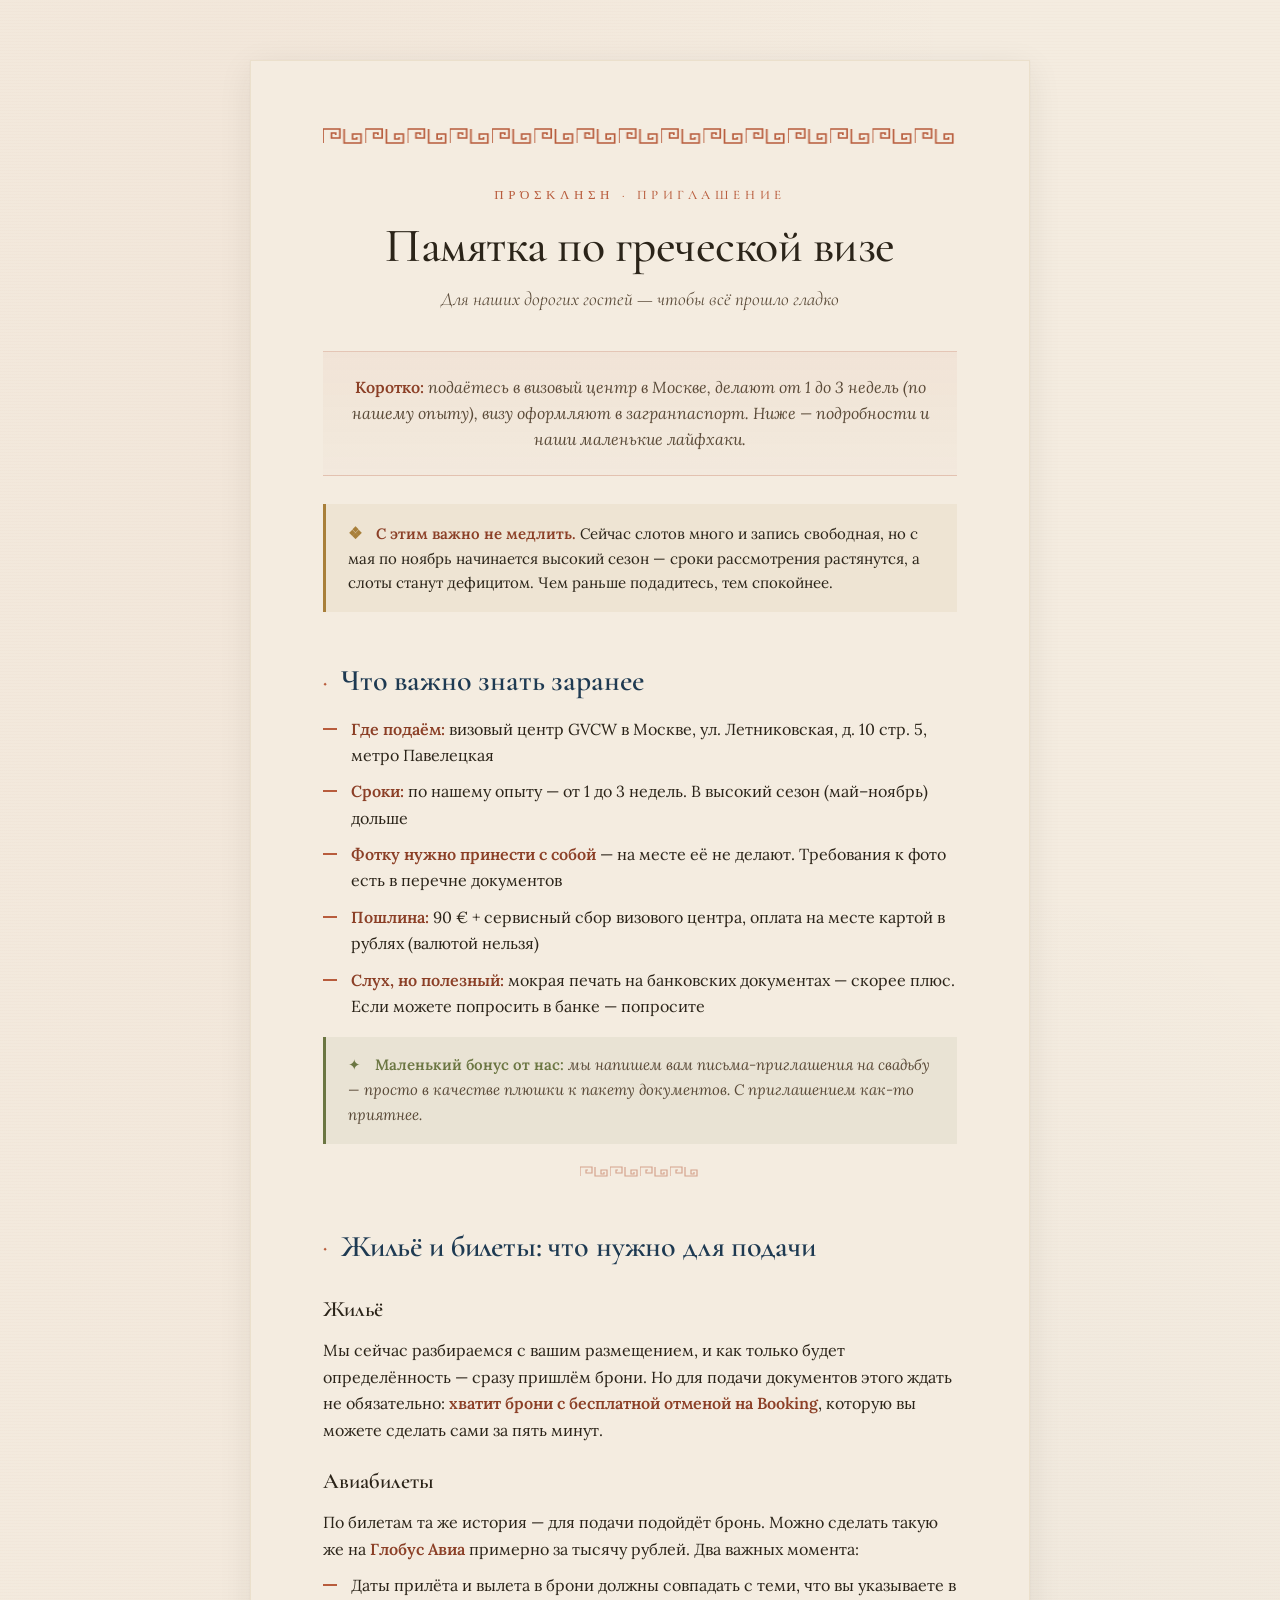
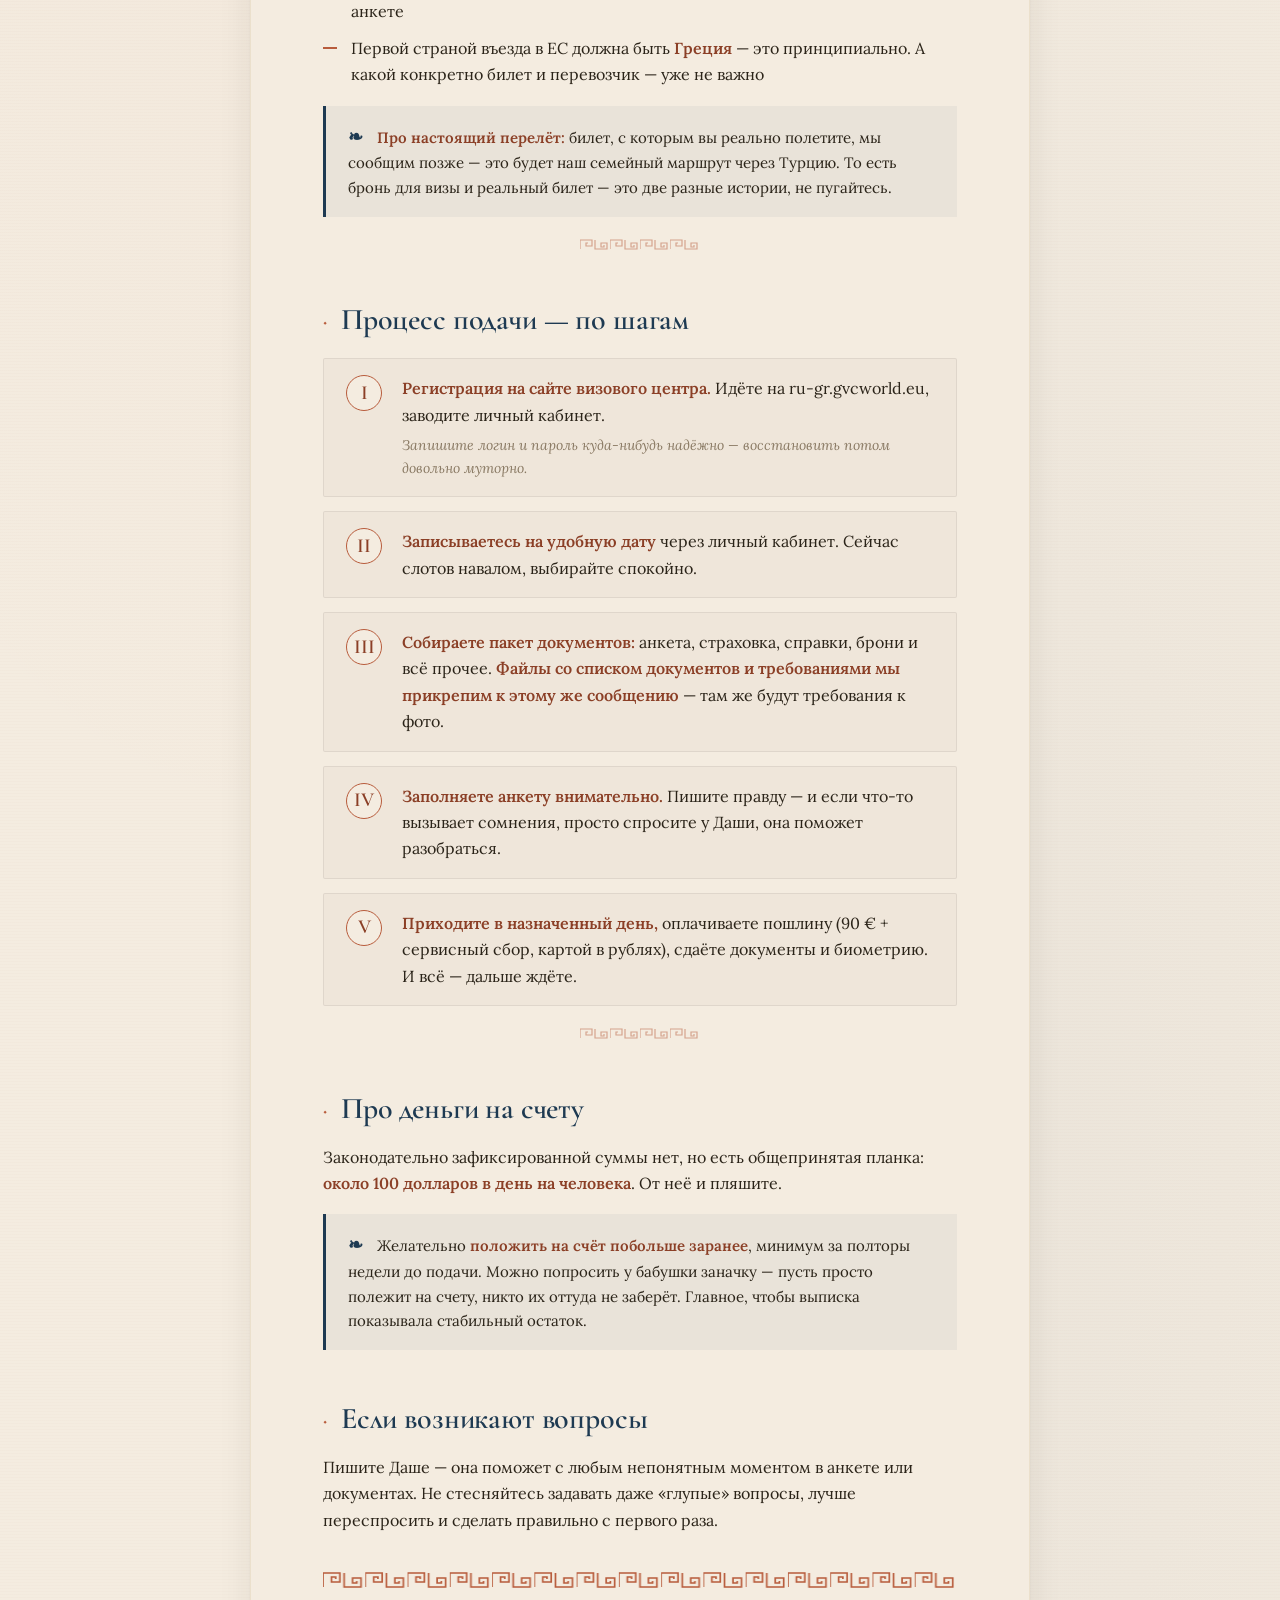
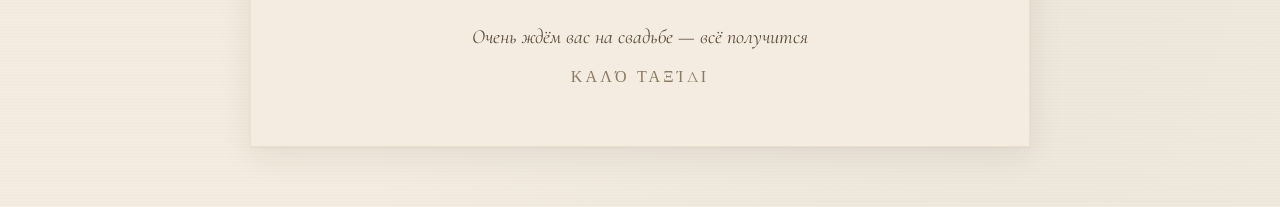
<file: wedding_visa.html>
<!DOCTYPE html>
<html lang="ru">
<head>
<meta charset="UTF-8">
<meta name="viewport" content="width=device-width, initial-scale=1.0">
<title>Памятка по греческой визе</title>
<link rel="preconnect" href="https://fonts.googleapis.com">
<link rel="preconnect" href="https://fonts.gstatic.com" crossorigin>
<link href="https://fonts.googleapis.com/css2?family=Cormorant+Garamond:ital,wght@0,400;0,500;0,600;0,700;1,400&family=Lora:ital,wght@0,400;0,500;0,600;1,400&display=swap" rel="stylesheet">
<style>
  :root {
    --parchment: #f4ece0;
    --parchment-dark: #ebe0cc;
    --terracotta: #b85c3c;
    --terracotta-dark: #8b3f26;
    --ink: #2b2419;
    --ink-soft: #5a4a38;
    --muted: #8a7a64;
    --deep-blue: #1e3a52;
    --accent-gold: #a87f3a;
    --olive: #6b7642;
  }

  * { box-sizing: border-box; }

  html, body {
    margin: 0;
    padding: 0;
  }

  body {
    font-family: 'Lora', Georgia, serif;
    font-size: 16px;
    line-height: 1.65;
    color: var(--ink);
    background: var(--parchment);
    background-image:
      radial-gradient(ellipse at 20% 10%, rgba(184, 92, 60, 0.04) 0%, transparent 50%),
      radial-gradient(ellipse at 80% 80%, rgba(30, 58, 82, 0.04) 0%, transparent 50%),
      repeating-linear-gradient(0deg, transparent 0 2px, rgba(139, 63, 38, 0.015) 2px 3px);
    min-height: 100vh;
    padding: 60px 20px;
  }

  .page {
    max-width: 780px;
    margin: 0 auto;
    background: var(--parchment);
    border: 1px solid var(--parchment-dark);
    box-shadow:
      0 1px 2px rgba(43, 36, 25, 0.04),
      0 8px 32px rgba(43, 36, 25, 0.08);
    padding: 64px 72px 56px;
    position: relative;
  }

  /* Меандр вверху и внизу страницы */
  .meander-border {
    width: 100%;
    height: 20px;
    display: block;
  }

  .meander-border-top {
    margin-bottom: 40px;
  }

  .meander-border-bottom {
    margin-top: 36px;
  }

  .meander-divider {
    width: 120px;
    height: 14px;
    display: block;
    margin: 20px auto;
    opacity: 0.5;
  }

  /* Шапка */
  header {
    text-align: center;
    margin-bottom: 36px;
  }

  .eyebrow {
    font-family: 'Cormorant Garamond', serif;
    font-size: 13px;
    letter-spacing: 0.35em;
    text-transform: uppercase;
    color: var(--terracotta);
    margin-bottom: 14px;
    font-weight: 500;
  }

  h1 {
    font-family: 'Cormorant Garamond', serif;
    font-size: 48px;
    font-weight: 500;
    line-height: 1.1;
    color: var(--ink);
    margin: 0 0 10px 0;
    letter-spacing: -0.01em;
  }

  .subtitle {
    font-family: 'Cormorant Garamond', serif;
    font-size: 19px;
    font-style: italic;
    color: var(--ink-soft);
    font-weight: 400;
  }

  /* Вводный блок */
  .hero {
    background: linear-gradient(180deg, rgba(184, 92, 60, 0.06) 0%, rgba(184, 92, 60, 0.02) 100%);
    border-top: 1px solid rgba(184, 92, 60, 0.25);
    border-bottom: 1px solid rgba(184, 92, 60, 0.25);
    padding: 22px 28px;
    margin: 28px 0;
    font-size: 16px;
    text-align: center;
    font-style: italic;
    color: var(--ink-soft);
  }

  .hero strong {
    font-style: normal;
    color: var(--terracotta-dark);
  }

  /* Заголовки секций */
  h2 {
    font-family: 'Cormorant Garamond', serif;
    font-size: 30px;
    font-weight: 600;
    color: var(--deep-blue);
    margin: 44px 0 8px 0;
    letter-spacing: -0.005em;
  }

  h2::before {
    content: "◆";
    color: var(--terracotta);
    font-size: 14px;
    margin-right: 14px;
    vertical-align: middle;
    position: relative;
    top: -2px;
  }

  h3 {
    font-family: 'Cormorant Garamond', serif;
    font-size: 22px;
    font-weight: 600;
    color: var(--ink);
    margin: 20px 0 6px 0;
  }

  p { margin: 10px 0; }

  ul { margin: 10px 0 16px 0; padding-left: 0; list-style: none; }

  ul li {
    position: relative;
    padding-left: 28px;
    margin: 10px 0;
  }

  ul li::before {
    content: "";
    position: absolute;
    left: 0;
    top: 12px;
    width: 14px;
    height: 2px;
    background: var(--terracotta);
  }

  strong {
    color: var(--terracotta-dark);
    font-weight: 600;
  }

  /* Плашки */
  .urgent {
    background: rgba(168, 127, 58, 0.08);
    border-left: 3px solid var(--accent-gold);
    padding: 16px 22px;
    margin: 18px 0;
    font-size: 15px;
    position: relative;
  }

  .urgent::before {
    content: "❖";
    color: var(--accent-gold);
    font-size: 16px;
    margin-right: 10px;
    font-weight: bold;
  }

  .tip {
    background: rgba(30, 58, 82, 0.05);
    border-left: 3px solid var(--deep-blue);
    padding: 16px 22px;
    margin: 18px 0;
    font-size: 15px;
  }

  .tip::before {
    content: "❧";
    color: var(--deep-blue);
    font-size: 18px;
    margin-right: 10px;
    font-weight: bold;
  }

  .gift {
    background: rgba(107, 118, 66, 0.08);
    border-left: 3px solid var(--olive);
    padding: 16px 22px;
    margin: 18px 0;
    font-size: 15px;
    font-style: italic;
    color: var(--ink-soft);
  }

  .gift strong { font-style: normal; color: var(--olive); }

  .gift::before {
    content: "✦";
    color: var(--olive);
    font-size: 15px;
    margin-right: 10px;
    font-style: normal;
  }

  /* Шаги */
  .step {
    display: flex;
    gap: 20px;
    align-items: flex-start;
    margin: 14px 0;
    padding: 16px 22px;
    background: rgba(43, 36, 25, 0.025);
    border: 1px solid rgba(43, 36, 25, 0.08);
    border-radius: 2px;
  }

  .step-num {
    flex-shrink: 0;
    width: 36px;
    height: 36px;
    border: 1.5px solid var(--terracotta);
    color: var(--terracotta-dark);
    font-family: 'Cormorant Garamond', serif;
    font-size: 20px;
    font-weight: 600;
    display: flex;
    align-items: center;
    justify-content: center;
    border-radius: 50%;
    background: var(--parchment);
  }

  .step-content { flex: 1; }

  .step-content p { margin: 0; }

  .muted {
    display: block;
    margin-top: 6px;
    color: var(--muted);
    font-size: 14px;
    font-style: italic;
  }

  /* Футер */
  footer {
    text-align: center;
    font-family: 'Cormorant Garamond', serif;
    font-size: 20px;
    font-style: italic;
    color: var(--ink-soft);
    margin-top: 32px;
  }

  footer .signature {
    font-size: 16px;
    color: var(--muted);
    letter-spacing: 0.2em;
    text-transform: uppercase;
    display: block;
    margin-top: 10px;
    font-style: normal;
  }

  /* Адаптивность */
  @media (max-width: 640px) {
    body { padding: 20px 10px; }
    .page { padding: 32px 24px 28px; }
    h1 { font-size: 36px; }
    h2 { font-size: 24px; }
    .step { padding: 14px 16px; gap: 14px; }
  }
</style>
</head>
<body>

<div class="page">

  <!-- Меандр сверху -->
  <svg class="meander-border meander-border-top" viewBox="0 0 600 20" xmlns="http://www.w3.org/2000/svg" preserveAspectRatio="none">
    <defs>
      <pattern id="meander-top" x="0" y="0" width="40" height="20" patternUnits="userSpaceOnUse">
        <path d="M 0 18 L 0 4 L 16 4 L 16 13 L 8 13 L 8 8 L 12 8 L 12 10 M 20 4 L 20 18 L 36 18 L 36 9 L 28 9 L 28 14 L 32 14 L 32 12"
              fill="none" stroke="#b85c3c" stroke-width="1.6" stroke-linejoin="miter"/>
      </pattern>
    </defs>
    <rect width="600" height="20" fill="url(#meander-top)"/>
  </svg>

  <header>
    <div class="eyebrow">Πρόσκληση · Приглашение</div>
    <h1>Памятка по греческой визе</h1>
    <div class="subtitle">Для наших дорогих гостей — чтобы всё прошло гладко</div>
  </header>

  <div class="hero">
    <strong>Коротко:</strong> подаётесь в визовый центр в Москве, делают от 1 до 3 недель (по нашему опыту), визу оформляют в загранпаспорт. Ниже — подробности и наши маленькие лайфхаки.
  </div>

  <div class="urgent">
    <strong>С этим важно не медлить.</strong> Сейчас слотов много и запись свободная, но с мая по ноябрь начинается высокий сезон — сроки рассмотрения растянутся, а слоты станут дефицитом. Чем раньше подадитесь, тем спокойнее.
  </div>

  <h2>Что важно знать заранее</h2>
  <ul>
    <li><strong>Где подаём:</strong> визовый центр GVCW в Москве, ул. Летниковская, д. 10 стр. 5, метро Павелецкая</li>
    <li><strong>Сроки:</strong> по нашему опыту — от 1 до 3 недель. В высокий сезон (май–ноябрь) дольше</li>
    <li><strong>Фотку нужно принести с собой</strong> — на месте её не делают. Требования к фото есть в перечне документов</li>
    <li><strong>Пошлина:</strong> 90 € + сервисный сбор визового центра, оплата на месте картой в рублях (валютой нельзя)</li>
    <li><strong>Слух, но полезный:</strong> мокрая печать на банковских документах — скорее плюс. Если можете попросить в банке — попросите</li>
  </ul>

  <div class="gift">
    <strong>Маленький бонус от нас:</strong> мы напишем вам письма-приглашения на свадьбу — просто в качестве плюшки к пакету документов. С приглашением как-то приятнее.
  </div>

  <svg class="meander-divider" viewBox="0 0 120 14" xmlns="http://www.w3.org/2000/svg" preserveAspectRatio="none">
    <defs>
      <pattern id="meander-div" x="0" y="0" width="30" height="14" patternUnits="userSpaceOnUse">
        <path d="M 0 12 L 0 3 L 12 3 L 12 9 L 6 9 L 6 6 L 8 6 M 15 3 L 15 12 L 27 12 L 27 6 L 21 6 L 21 10 L 24 10 L 24 8"
              fill="none" stroke="#b85c3c" stroke-width="1.2" stroke-linejoin="miter"/>
      </pattern>
    </defs>
    <rect width="120" height="14" fill="url(#meander-div)"/>
  </svg>

  <h2>Жильё и билеты: что нужно для подачи</h2>

  <h3>Жильё</h3>
  <p>Мы сейчас разбираемся с вашим размещением, и как только будет определённость — сразу пришлём брони. Но для подачи документов этого ждать не обязательно: <strong>хватит брони с бесплатной отменой на Booking</strong>, которую вы можете сделать сами за пять минут.</p>

  <h3>Авиабилеты</h3>
  <p>По билетам та же история — для подачи подойдёт бронь. Можно сделать такую же на <strong>Глобус Авиа</strong> примерно за тысячу рублей. Два важных момента:</p>
  <ul>
    <li>Даты прилёта и вылета в брони должны совпадать с теми, что вы указываете в анкете</li>
    <li>Первой страной въезда в ЕС должна быть <strong>Греция</strong> — это принципиально. А какой конкретно билет и перевозчик — уже не важно</li>
  </ul>

  <div class="tip">
    <strong>Про настоящий перелёт:</strong> билет, с которым вы реально полетите, мы сообщим позже — это будет наш семейный маршрут через Турцию. То есть бронь для визы и реальный билет — это две разные истории, не пугайтесь.
  </div>

  <svg class="meander-divider" viewBox="0 0 120 14" xmlns="http://www.w3.org/2000/svg" preserveAspectRatio="none">
    <rect width="120" height="14" fill="url(#meander-div)"/>
  </svg>

  <h2>Процесс подачи — по шагам</h2>

  <div class="step">
    <div class="step-num">I</div>
    <div class="step-content">
      <p><strong>Регистрация на сайте визового центра.</strong> Идёте на ru-gr.gvcworld.eu, заводите личный кабинет.</p>
      <span class="muted">Запишите логин и пароль куда-нибудь надёжно — восстановить потом довольно муторно.</span>
    </div>
  </div>

  <div class="step">
    <div class="step-num">II</div>
    <div class="step-content">
      <p><strong>Записываетесь на удобную дату</strong> через личный кабинет. Сейчас слотов навалом, выбирайте спокойно.</p>
    </div>
  </div>

  <div class="step">
    <div class="step-num">III</div>
    <div class="step-content">
      <p><strong>Собираете пакет документов:</strong> анкета, страховка, справки, брони и всё прочее. <strong>Файлы со списком документов и требованиями мы прикрепим к этому же сообщению</strong> — там же будут требования к фото.</p>
    </div>
  </div>

  <div class="step">
    <div class="step-num">IV</div>
    <div class="step-content">
      <p><strong>Заполняете анкету внимательно.</strong> Пишите правду — и если что-то вызывает сомнения, просто спросите у Даши, она поможет разобраться.</p>
    </div>
  </div>

  <div class="step">
    <div class="step-num">V</div>
    <div class="step-content">
      <p><strong>Приходите в назначенный день,</strong> оплачиваете пошлину (90 € + сервисный сбор, картой в рублях), сдаёте документы и биометрию. И всё — дальше ждёте.</p>
    </div>
  </div>

  <svg class="meander-divider" viewBox="0 0 120 14" xmlns="http://www.w3.org/2000/svg" preserveAspectRatio="none">
    <rect width="120" height="14" fill="url(#meander-div)"/>
  </svg>

  <h2>Про деньги на счету</h2>
  <p>Законодательно зафиксированной суммы нет, но есть общепринятая планка: <strong>около 100 долларов в день на человека</strong>. От неё и пляшите.</p>

  <div class="tip">
    Желательно <strong>положить на счёт побольше заранее</strong>, минимум за полторы недели до подачи. Можно попросить у бабушки заначку — пусть просто полежит на счету, никто их оттуда не заберёт. Главное, чтобы выписка показывала стабильный остаток.
  </div>

  <h2>Если возникают вопросы</h2>
  <p>Пишите Даше — она поможет с любым непонятным моментом в анкете или документах. Не стесняйтесь задавать даже «глупые» вопросы, лучше переспросить и сделать правильно с первого раза.</p>

  <!-- Меандр снизу -->
  <svg class="meander-border meander-border-bottom" viewBox="0 0 600 20" xmlns="http://www.w3.org/2000/svg" preserveAspectRatio="none">
    <rect width="600" height="20" fill="url(#meander-top)"/>
  </svg>

  <footer>
    Очень ждём вас на свадьбе — всё получится
    <span class="signature">Καλό ταξίδι</span>
  </footer>

</div>

</body>
</html>
</file>
<file: styles.css>
:root {
  --parchment: #f4ece0;
  --parchment-dark: #ebe0cc;
  --parchment-deep: #e2d4b8;
  --terracotta: #b85c3c;
  --terracotta-dark: #8b3f26;
  --terracotta-light: #d98766;
  --amphora-black: #1a1410;
  --amphora-black-soft: #2a221b;
  --ink: #2b2419;
  --ink-soft: #5a4a38;
  --muted: #8a7a64;
  --deep-blue: #1e3a52;
  --accent-gold: #a87f3a;
  --olive: #6b7642;
}

* { box-sizing: border-box; }

html, body { margin: 0; padding: 0; }

body {
  font-family: 'Lora', Georgia, serif;
  font-size: 16px;
  line-height: 1.65;
  color: var(--ink);
  background: var(--parchment);
  background-image:
    radial-gradient(ellipse at 20% 10%, rgba(184, 92, 60, 0.04) 0%, transparent 50%),
    radial-gradient(ellipse at 80% 80%, rgba(30, 58, 82, 0.04) 0%, transparent 50%),
    repeating-linear-gradient(0deg, transparent 0 2px, rgba(139, 63, 38, 0.015) 2px 3px);
  min-height: 100vh;
}

a { color: var(--terracotta-dark); text-decoration: none; border-bottom: 1px solid rgba(139, 63, 38, 0.3); transition: color 0.15s, border-color 0.15s; }
a:hover { color: var(--terracotta); border-color: var(--terracotta); }

/* ========== Навигация ========== */
.site-nav {
  background: var(--amphora-black);
  color: var(--parchment);
  border-bottom: 3px solid var(--terracotta);
  position: relative;
}

.site-nav::before,
.site-nav::after {
  content: "";
  position: absolute;
  left: 0; right: 0;
  height: 14px;
  background-repeat: repeat-x;
  background-size: 40px 14px;
  pointer-events: none;
}

.site-nav::after {
  bottom: -17px;
  background-image: url("data:image/svg+xml;utf8,<svg xmlns='http://www.w3.org/2000/svg' viewBox='0 0 40 14' preserveAspectRatio='none'><path d='M 0 12 L 0 3 L 16 3 L 16 10 L 8 10 L 8 6 L 12 6 L 12 8 M 20 3 L 20 12 L 36 12 L 36 5 L 28 5 L 28 10 L 32 10 L 32 8' fill='none' stroke='%23b85c3c' stroke-width='1.4'/></svg>");
}

.nav-inner {
  max-width: 1100px;
  margin: 0 auto;
  padding: 18px 28px;
  display: flex;
  align-items: center;
  justify-content: space-between;
  gap: 24px;
  flex-wrap: wrap;
}

.brand {
  font-family: 'Cormorant Garamond', serif;
  font-size: 22px;
  font-weight: 600;
  letter-spacing: 0.12em;
  color: var(--parchment);
  text-transform: uppercase;
  border: none;
  display: flex;
  align-items: center;
  gap: 12px;
}

.brand:hover { color: var(--terracotta-light); border: none; }

.brand-mark {
  width: 28px;
  height: 28px;
  display: inline-block;
}

.nav-links {
  display: flex;
  gap: 26px;
  flex-wrap: wrap;
  font-family: 'Cormorant Garamond', serif;
  font-size: 17px;
  letter-spacing: 0.1em;
  text-transform: uppercase;
}

.nav-links a {
  color: var(--parchment);
  border: none;
  padding-bottom: 3px;
  border-bottom: 1px solid transparent;
}
.nav-links a:hover,
.nav-links a.active {
  color: var(--terracotta-light);
  border-bottom-color: var(--terracotta);
}

/* ========== Общий контейнер ========== */
.page {
  max-width: 780px;
  margin: 60px auto;
  background: var(--parchment);
  border: 1px solid var(--parchment-dark);
  box-shadow:
    0 1px 2px rgba(43, 36, 25, 0.04),
    0 8px 32px rgba(43, 36, 25, 0.08);
  padding: 64px 72px 56px;
  position: relative;
}

.page-wide {
  max-width: 1040px;
}

.meander-border {
  width: 100%;
  height: 20px;
  display: block;
}

.meander-border-top { margin-bottom: 40px; }
.meander-border-bottom { margin-top: 36px; }

.meander-divider {
  width: 120px;
  height: 14px;
  display: block;
  margin: 28px auto;
  opacity: 0.6;
}

/* ========== Типографика ========== */
header.page-header {
  text-align: center;
  margin-bottom: 36px;
}

.eyebrow {
  font-family: 'Cormorant Garamond', serif;
  font-size: 13px;
  letter-spacing: 0.35em;
  text-transform: uppercase;
  color: var(--terracotta);
  margin-bottom: 14px;
  font-weight: 500;
}

h1 {
  font-family: 'Cormorant Garamond', serif;
  font-size: 48px;
  font-weight: 500;
  line-height: 1.1;
  color: var(--ink);
  margin: 0 0 10px 0;
  letter-spacing: -0.01em;
}

.subtitle {
  font-family: 'Cormorant Garamond', serif;
  font-size: 19px;
  font-style: italic;
  color: var(--ink-soft);
  font-weight: 400;
}

h2 {
  font-family: 'Cormorant Garamond', serif;
  font-size: 30px;
  font-weight: 600;
  color: var(--deep-blue);
  margin: 44px 0 8px 0;
  letter-spacing: -0.005em;
}

h2::before {
  content: "◆";
  color: var(--terracotta);
  font-size: 14px;
  margin-right: 14px;
  vertical-align: middle;
  position: relative;
  top: -2px;
}

h3 {
  font-family: 'Cormorant Garamond', serif;
  font-size: 22px;
  font-weight: 600;
  color: var(--ink);
  margin: 20px 0 6px 0;
}

p { margin: 10px 0; }

ul { margin: 10px 0 16px 0; padding-left: 0; list-style: none; }

ul li {
  position: relative;
  padding-left: 28px;
  margin: 10px 0;
}

ul li::before {
  content: "";
  position: absolute;
  left: 0;
  top: 12px;
  width: 14px;
  height: 2px;
  background: var(--terracotta);
}

strong {
  color: var(--terracotta-dark);
  font-weight: 600;
}

/* ========== Блоки-плашки ========== */
.hero-quote {
  background: linear-gradient(180deg, rgba(184, 92, 60, 0.06) 0%, rgba(184, 92, 60, 0.02) 100%);
  border-top: 1px solid rgba(184, 92, 60, 0.25);
  border-bottom: 1px solid rgba(184, 92, 60, 0.25);
  padding: 22px 28px;
  margin: 28px 0;
  font-size: 16px;
  text-align: center;
  font-style: italic;
  color: var(--ink-soft);
}
.hero-quote strong { font-style: normal; color: var(--terracotta-dark); }

.urgent {
  background: rgba(168, 127, 58, 0.08);
  border-left: 3px solid var(--accent-gold);
  padding: 16px 22px;
  margin: 18px 0;
  font-size: 15px;
}
.urgent::before {
  content: "❖";
  color: var(--accent-gold);
  font-size: 16px;
  margin-right: 10px;
  font-weight: bold;
}

.tip {
  background: rgba(30, 58, 82, 0.05);
  border-left: 3px solid var(--deep-blue);
  padding: 16px 22px;
  margin: 18px 0;
  font-size: 15px;
}
.tip::before {
  content: "❧";
  color: var(--deep-blue);
  font-size: 18px;
  margin-right: 10px;
  font-weight: bold;
}

.gift {
  background: rgba(107, 118, 66, 0.08);
  border-left: 3px solid var(--olive);
  padding: 16px 22px;
  margin: 18px 0;
  font-size: 15px;
  font-style: italic;
  color: var(--ink-soft);
}
.gift strong { font-style: normal; color: var(--olive); }
.gift::before {
  content: "✦";
  color: var(--olive);
  font-size: 15px;
  margin-right: 10px;
  font-style: normal;
}

.step {
  display: flex;
  gap: 20px;
  align-items: flex-start;
  margin: 14px 0;
  padding: 16px 22px;
  background: rgba(43, 36, 25, 0.025);
  border: 1px solid rgba(43, 36, 25, 0.08);
  border-radius: 2px;
}

.step-num {
  flex-shrink: 0;
  width: 36px;
  height: 36px;
  border: 1.5px solid var(--terracotta);
  color: var(--terracotta-dark);
  font-family: 'Cormorant Garamond', serif;
  font-size: 20px;
  font-weight: 600;
  display: flex;
  align-items: center;
  justify-content: center;
  border-radius: 50%;
  background: var(--parchment);
}

.step-content { flex: 1; }
.step-content p { margin: 0; }

.muted {
  display: block;
  margin-top: 6px;
  color: var(--muted);
  font-size: 14px;
  font-style: italic;
}

/* ========== Главная страница ========== */
.hero-amphora {
  background: var(--amphora-black);
  color: var(--parchment);
  padding: 0;
  margin: 0;
  position: relative;
  overflow: hidden;
  border-bottom: 1px solid var(--terracotta-dark);
}

.hero-amphora-inner {
  max-width: 1100px;
  margin: 0 auto;
  padding: 80px 28px 100px;
  display: grid;
  grid-template-columns: 1.2fr 1fr;
  gap: 60px;
  align-items: center;
  position: relative;
  z-index: 2;
}

.hero-amphora h1 {
  color: var(--parchment);
  font-size: 72px;
  line-height: 1;
  margin: 0 0 20px 0;
  font-weight: 500;
}

.hero-amphora .ampersand {
  color: var(--terracotta);
  font-style: italic;
  font-weight: 400;
}

.hero-amphora .eyebrow {
  color: var(--terracotta-light);
}

.hero-amphora .hero-subtitle {
  font-family: 'Cormorant Garamond', serif;
  font-size: 24px;
  font-style: italic;
  color: var(--parchment-deep);
  margin-bottom: 28px;
  opacity: 0.9;
}

.hero-meta {
  display: flex;
  gap: 32px;
  flex-wrap: wrap;
  margin-top: 24px;
  padding-top: 24px;
  border-top: 1px solid rgba(244, 236, 224, 0.2);
}

.hero-meta-item {
  font-family: 'Cormorant Garamond', serif;
}

.hero-meta-label {
  display: block;
  font-size: 11px;
  letter-spacing: 0.3em;
  text-transform: uppercase;
  color: var(--terracotta-light);
  margin-bottom: 4px;
}

.hero-meta-value {
  display: block;
  font-size: 22px;
  color: var(--parchment);
}

.hero-vase {
  display: flex;
  justify-content: center;
  align-items: center;
}

.hero-vase svg {
  width: 100%;
  max-width: 360px;
  height: auto;
  filter: drop-shadow(0 20px 40px rgba(0,0,0,0.5));
}

/* Карточки разделов */
.intro-strip {
  background: var(--parchment);
  padding: 56px 28px;
  text-align: center;
}

.intro-strip-inner {
  max-width: 720px;
  margin: 0 auto;
  font-family: 'Cormorant Garamond', serif;
  font-size: 22px;
  font-style: italic;
  color: var(--ink-soft);
  line-height: 1.5;
}

.cards-section {
  max-width: 1100px;
  margin: 0 auto;
  padding: 20px 28px 80px;
}

.cards-grid {
  display: grid;
  grid-template-columns: repeat(auto-fit, minmax(260px, 1fr));
  gap: 24px;
  margin-top: 36px;
}

.card {
  background: var(--parchment);
  border: 1px solid var(--parchment-dark);
  padding: 32px 28px 28px;
  display: flex;
  flex-direction: column;
  gap: 12px;
  transition: transform 0.2s, box-shadow 0.2s;
  text-decoration: none;
  color: var(--ink);
  border-bottom: 3px solid var(--terracotta);
  position: relative;
}

.card:hover {
  transform: translateY(-3px);
  box-shadow: 0 12px 30px rgba(43, 36, 25, 0.1);
  border-bottom-color: var(--terracotta-dark);
  color: var(--ink);
}

.card-icon {
  width: 56px;
  height: 56px;
  color: var(--terracotta);
  margin-bottom: 4px;
}

.card h3 {
  font-size: 24px;
  margin: 0;
  color: var(--deep-blue);
}

.card p {
  margin: 0;
  color: var(--ink-soft);
  font-size: 15px;
}

.card-more {
  margin-top: auto;
  padding-top: 12px;
  font-family: 'Cormorant Garamond', serif;
  font-size: 15px;
  letter-spacing: 0.12em;
  text-transform: uppercase;
  color: var(--terracotta-dark);
  font-weight: 600;
}

.card:hover .card-more::after {
  transform: translateX(4px);
}

.card-more::after {
  content: " →";
  display: inline-block;
  transition: transform 0.2s;
}

.section-title {
  text-align: center;
  font-family: 'Cormorant Garamond', serif;
  font-size: 14px;
  letter-spacing: 0.35em;
  text-transform: uppercase;
  color: var(--terracotta);
  margin-bottom: 4px;
}

.section-headline {
  text-align: center;
  font-family: 'Cormorant Garamond', serif;
  font-size: 38px;
  color: var(--ink);
  margin: 0;
}

/* ========== Секция Родос / факты ========== */
.fact-grid {
  display: grid;
  grid-template-columns: repeat(auto-fit, minmax(200px, 1fr));
  gap: 18px;
  margin: 24px 0;
}

.fact {
  border: 1px solid var(--parchment-dark);
  background: rgba(255,255,255,0.4);
  padding: 18px 20px;
}

.fact-label {
  font-family: 'Cormorant Garamond', serif;
  font-size: 12px;
  letter-spacing: 0.25em;
  text-transform: uppercase;
  color: var(--terracotta);
  margin-bottom: 6px;
}

.fact-value {
  font-family: 'Cormorant Garamond', serif;
  font-size: 22px;
  color: var(--ink);
  line-height: 1.3;
}

/* Галерея/карточки мест */
.places-grid {
  display: grid;
  grid-template-columns: repeat(auto-fit, minmax(280px, 1fr));
  gap: 20px;
  margin: 24px 0 12px;
}

.place {
  border: 1px solid var(--parchment-dark);
  background: var(--parchment);
  padding: 24px 24px 22px;
  border-left: 3px solid var(--terracotta);
}

.place h4 {
  font-family: 'Cormorant Garamond', serif;
  font-size: 21px;
  margin: 0 0 4px 0;
  color: var(--deep-blue);
}

.place .place-meta {
  font-family: 'Cormorant Garamond', serif;
  font-size: 12px;
  letter-spacing: 0.2em;
  text-transform: uppercase;
  color: var(--terracotta);
  margin-bottom: 10px;
}

.place p {
  margin: 0;
  font-size: 15px;
  color: var(--ink-soft);
}

/* Программа / таймлайн */
.timeline {
  margin: 28px 0;
  border-left: 2px solid var(--terracotta);
  padding-left: 28px;
}

.timeline-item {
  position: relative;
  margin-bottom: 28px;
}

.timeline-item::before {
  content: "";
  position: absolute;
  left: -35px;
  top: 6px;
  width: 14px;
  height: 14px;
  border-radius: 50%;
  background: var(--parchment);
  border: 2px solid var(--terracotta);
}

.timeline-time {
  font-family: 'Cormorant Garamond', serif;
  font-size: 13px;
  letter-spacing: 0.2em;
  text-transform: uppercase;
  color: var(--terracotta-dark);
}

.timeline-title {
  font-family: 'Cormorant Garamond', serif;
  font-size: 24px;
  color: var(--ink);
  margin: 2px 0 4px 0;
}

.timeline-desc {
  color: var(--ink-soft);
  font-size: 15px;
  margin: 0;
}

/* ========== Футер ========== */
.site-footer {
  background: var(--amphora-black);
  color: var(--parchment-deep);
  text-align: center;
  padding: 60px 28px 48px;
  position: relative;
  margin-top: 80px;
}

.site-footer::before {
  content: "";
  position: absolute;
  top: -17px;
  left: 0; right: 0;
  height: 14px;
  background-repeat: repeat-x;
  background-size: 40px 14px;
  background-image: url("data:image/svg+xml;utf8,<svg xmlns='http://www.w3.org/2000/svg' viewBox='0 0 40 14' preserveAspectRatio='none'><path d='M 0 12 L 0 3 L 16 3 L 16 10 L 8 10 L 8 6 L 12 6 L 12 8 M 20 3 L 20 12 L 36 12 L 36 5 L 28 5 L 28 10 L 32 10 L 32 8' fill='none' stroke='%23b85c3c' stroke-width='1.4'/></svg>");
}

.site-footer .signature {
  font-family: 'Cormorant Garamond', serif;
  font-size: 28px;
  font-style: italic;
  color: var(--parchment);
  margin: 0 0 8px;
}

.site-footer .meta {
  font-size: 13px;
  letter-spacing: 0.25em;
  text-transform: uppercase;
  color: var(--muted);
}

/* page footer (внутри .page) */
footer.page-footer {
  text-align: center;
  font-family: 'Cormorant Garamond', serif;
  font-size: 20px;
  font-style: italic;
  color: var(--ink-soft);
  margin-top: 32px;
}

footer.page-footer .signature {
  font-size: 16px;
  color: var(--muted);
  letter-spacing: 0.2em;
  text-transform: uppercase;
  display: block;
  margin-top: 10px;
  font-style: normal;
}

/* ========== Фото в герое главной ========== */
.couple-photo-frame {
  width: 100%;
  max-width: 340px;
  aspect-ratio: 3/4;
  border: 1px solid rgba(244, 236, 224, 0.15);
  border-top: 3px solid var(--terracotta);
  background: rgba(255, 255, 255, 0.03);
  display: flex;
  flex-direction: column;
  align-items: center;
  justify-content: center;
  gap: 14px;
  color: rgba(244, 236, 224, 0.25);
  font-family: 'Cormorant Garamond', serif;
  font-style: italic;
  font-size: 17px;
  letter-spacing: 0.05em;
  position: relative;
  filter: drop-shadow(0 20px 40px rgba(0,0,0,0.5));
  box-sizing: border-box;
}

.couple-photo-frame svg {
  width: 40px;
  height: 40px;
  opacity: 0.3;
}

/* Когда есть реальное фото */
.couple-photo-frame:has(img) {
  padding: 0;
  gap: 0;
  overflow: hidden;
  position: relative;
  filter: none;
  box-shadow: 0 20px 40px rgba(0,0,0,0.5);
  cursor: zoom-in;
}
.couple-photo-frame img {
  position: absolute;
  inset: 0;
  width: 100%;
  height: 100%;
  object-fit: cover;
  display: block;
}
.couple-photo-frame:has(img) svg,
.couple-photo-frame:has(img) span { display: none; }

/* corner marks */
.couple-photo-frame::before,
.couple-photo-frame::after {
  content: '';
  position: absolute;
  width: 20px;
  height: 20px;
  border-color: rgba(184, 92, 60, 0.4);
  border-style: solid;
}
.couple-photo-frame::before {
  bottom: 16px;
  left: 16px;
  border-width: 0 0 1px 1px;
}
.couple-photo-frame::after {
  bottom: 16px;
  right: 16px;
  border-width: 0 1px 1px 0;
}

/* ========== Карусель ========== */
.carousel-section {
  margin: 32px 0 0;
}

.carousel-section h2 {
  margin-bottom: 16px;
}

.carousel-wrap {
  position: relative;
}

.carousel-track {
  display: flex;
  gap: 16px;
  overflow-x: auto;
  scroll-snap-type: x mandatory;
  scroll-behavior: smooth;
  -webkit-overflow-scrolling: touch;
  padding-bottom: 12px;
}

.carousel-track::-webkit-scrollbar {
  height: 4px;
}
.carousel-track::-webkit-scrollbar-track { background: var(--parchment-dark); }
.carousel-track::-webkit-scrollbar-thumb { background: var(--terracotta); border-radius: 2px; }

.carousel-slide {
  flex: 0 0 calc(50% - 8px);
  scroll-snap-align: start;
  min-width: 220px;
}

.carousel-slide figure {
  margin: 0;
  aspect-ratio: 4/3;
  background: rgba(43, 36, 25, 0.03);
  border: 1px solid var(--parchment-dark);
  border-top: 3px solid var(--terracotta);
  display: flex;
  flex-direction: column;
  align-items: center;
  justify-content: center;
  gap: 12px;
  color: var(--muted);
  font-family: 'Cormorant Garamond', serif;
  font-style: italic;
  font-size: 15px;
  text-align: center;
  padding: 20px;
}

.carousel-slide figure svg {
  width: 32px;
  height: 32px;
  opacity: 0.35;
}
.carousel-slide figure:has(img) {
  padding: 0;
  overflow: hidden;
  position: relative;
  cursor: zoom-in;
}
.carousel-slide figure img {
  position: absolute;
  inset: 0;
  width: 100%;
  height: 100%;
  object-fit: cover;
  display: block;
}
.carousel-slide figure:has(img) figcaption {
  position: absolute;
  bottom: 0;
  left: 0;
  right: 0;
  background: linear-gradient(transparent, rgba(26, 20, 16, 0.75));
  color: var(--parchment);
  padding: 20px 12px 8px;
  font-size: 13px;
  font-style: italic;
}
.carousel-slide figure:has(img) svg { display: none; }

/* ========== Лайтбокс ========== */
.lightbox-overlay {
  display: none;
  position: fixed;
  inset: 0;
  background: rgba(26, 20, 16, 0.93);
  z-index: 1000;
  align-items: center;
  justify-content: center;
  padding: 24px;
  cursor: zoom-out;
}
.lightbox-overlay.active { display: flex; }

.lightbox-overlay img {
  max-width: min(90vw, 1000px);
  max-height: 88vh;
  object-fit: contain;
  box-shadow: 0 24px 80px rgba(0,0,0,0.8);
  cursor: default;
  border-top: 3px solid var(--terracotta);
}

.lightbox-close {
  position: fixed;
  top: 20px;
  right: 24px;
  color: var(--parchment);
  font-size: 32px;
  cursor: pointer;
  font-family: 'Cormorant Garamond', serif;
  line-height: 1;
  opacity: 0.6;
  transition: opacity 0.15s;
  background: none;
  border: none;
  padding: 4px 8px;
}
.lightbox-close:hover { opacity: 1; }

.lightbox-caption {
  position: fixed;
  bottom: 24px;
  left: 0;
  right: 0;
  text-align: center;
  color: rgba(244, 236, 224, 0.6);
  font-family: 'Cormorant Garamond', serif;
  font-style: italic;
  font-size: 16px;
  letter-spacing: 0.08em;
}

.carousel-slide figcaption { font-size: 13px; }

.carousel-nav {
  display: flex;
  gap: 10px;
  justify-content: center;
  margin-top: 14px;
}

.carousel-btn {
  width: 36px;
  height: 36px;
  border: 1px solid var(--terracotta);
  background: transparent;
  color: var(--terracotta);
  font-size: 18px;
  cursor: pointer;
  display: flex;
  align-items: center;
  justify-content: center;
  transition: background 0.15s, color 0.15s;
  font-family: 'Cormorant Garamond', serif;
  line-height: 1;
}

.carousel-btn:hover {
  background: var(--terracotta);
  color: var(--parchment);
}

@media (max-width: 600px) {
  .carousel-slide { flex: 0 0 85%; }
}

/* ========== Фото-плейсхолдеры ========== */
.photo-frame {
  display: grid;
  grid-template-columns: 1fr 1fr;
  gap: 20px;
  margin: 28px 0;
}

.photo-placeholder {
  background: rgba(43, 36, 25, 0.03);
  border: 1px solid var(--parchment-dark);
  border-top: 3px solid var(--terracotta);
  aspect-ratio: 4/3;
  display: flex;
  flex-direction: column;
  align-items: center;
  justify-content: center;
  gap: 14px;
  margin: 0;
  padding: 24px;
  color: var(--muted);
  font-family: 'Cormorant Garamond', serif;
  font-style: italic;
  font-size: 16px;
  text-align: center;
  transition: border-color 0.2s, background 0.2s;
}

.photo-placeholder:hover {
  background: rgba(184, 92, 60, 0.04);
  border-top-color: var(--terracotta-dark);
}

/* Когда внутри есть настоящая фотография */
.photo-placeholder:has(img) {
  padding: 0;
  overflow: hidden;
  position: relative;
  cursor: zoom-in;
}
.photo-placeholder img {
  position: absolute;
  inset: 0;
  width: 100%;
  height: 100%;
  object-fit: cover;
  display: block;
}
.photo-placeholder:has(img) figcaption {
  position: absolute;
  bottom: 0;
  left: 0;
  right: 0;
  background: linear-gradient(transparent, rgba(26, 20, 16, 0.75));
  color: var(--parchment);
  padding: 24px 16px 10px;
  font-size: 13px;
  letter-spacing: 0.08em;
  font-style: italic;
}
.photo-placeholder:has(img) .photo-placeholder-icon { display: none; }

.photo-placeholder-wide {
  aspect-ratio: 16/6;
  margin: 20px 0;
}

.photo-placeholder-icon {
  width: 36px;
  height: 36px;
  opacity: 0.4;
}

.photo-placeholder figcaption {
  font-size: 14px;
  letter-spacing: 0.08em;
  color: var(--muted);
}

@media (max-width: 600px) {
  .photo-frame { grid-template-columns: 1fr; }
  .photo-placeholder-wide { aspect-ratio: 4/3; }
}

/* ========== Дресс-код: палитра ========== */
.dc-palette {
  display: flex;
  gap: 10px;
  margin: 20px 0 24px;
  align-items: center;
}

.dc-spoiler {
  filter: blur(5px);
  cursor: pointer;
  transition: filter 0.4s ease;
  user-select: none;
}

.dc-spoiler--revealed {
  filter: blur(0);
  cursor: default;
}

.dc-heart {
  width: 38px;
  height: 36px;
  flex-shrink: 0;
  filter: drop-shadow(0 2px 4px rgba(0,0,0,0.15));
}

/* ========== Дресс-код: формула костюма ========== */
.dc-suit-formula {
  display: flex;
  align-items: flex-start;
  gap: 12px;
  margin: 28px 0;
  flex-wrap: wrap;
}

.dc-suit-item {
  flex: 1;
  min-width: 120px;
  display: flex;
  flex-direction: column;
  align-items: center;
  text-align: center;
  background: var(--parchment-dark);
  border: 1px solid var(--parchment-deep);
  border-top: 3px solid var(--amphora-black);
  border-radius: 4px;
  padding: 20px 16px 16px;
  gap: 8px;
}

.dc-suit-icon {
  width: 48px;
  height: 48px;
  color: var(--amphora-black);
  opacity: 0.75;
}

.dc-suit-icon svg {
  width: 100%;
  height: 100%;
}

.dc-suit-label {
  font-family: 'Cormorant Garamond', serif;
  font-size: 17px;
  font-weight: 600;
  color: var(--ink);
  letter-spacing: 0.03em;
}

.dc-suit-note {
  font-size: 13px;
  color: var(--muted);
  font-style: italic;
  min-height: 18px;
}

.dc-suit-plus {
  font-family: 'Cormorant Garamond', serif;
  font-size: 28px;
  color: var(--terracotta);
  align-self: center;
  margin-top: -8px;
  flex-shrink: 0;
}

/* ========== Дресс-код: коллаж-мудборд ========== */
.collage-grid {
  columns: 2;
  column-gap: 6px;
  margin: 28px 0 8px;
}

.collage-item {
  break-inside: avoid;
  display: block;
  width: 100%;
  margin-bottom: 6px;
  overflow: hidden;
  border-radius: 3px;
}

/* Показываем фото в натуральную высоту — сброс всех базовых стилей фрейма */
.collage-grid .photo-placeholder {
  display: block;
  aspect-ratio: unset;
  height: auto;
  min-height: 0;
  position: static;
  background: var(--parchment-dark);
}

.collage-grid .photo-placeholder img {
  position: static;
  display: block;
  width: 100%;
  height: auto;
  object-fit: unset;
  inset: auto;
  cursor: zoom-in;
  transition: transform 0.4s ease;
  border-radius: 3px;
}

.collage-grid .collage-item:hover img {
  transform: scale(1.03);
}

.collage-grid .photo-placeholder figcaption {
  display: none;
}

@media (max-width: 560px) {
  .collage-grid { columns: 1; column-gap: 0; }
  .dc-suit-formula { flex-direction: column; align-items: stretch; }
  .dc-suit-plus { display: none; }
}

/* ========== Адаптивность ========== */
@media (max-width: 820px) {
  .hero-amphora-inner {
    grid-template-columns: 1fr;
    gap: 30px;
    padding: 60px 20px 70px;
    text-align: center;
  }
  .hero-amphora h1 { font-size: 54px; }
  .hero-meta { justify-content: center; }
  .hero-vase { order: -1; }
  .hero-vase svg { max-width: 240px; }
}

@media (max-width: 640px) {
  .page { padding: 32px 24px 28px; margin: 20px 10px; }
  h1 { font-size: 36px; }
  h2 { font-size: 24px; }
  .step { padding: 14px 16px; gap: 14px; }
  .nav-inner { padding: 14px 20px; }
  .nav-links { font-size: 15px; gap: 18px; }
  .brand { font-size: 18px; }
  .hero-amphora h1 { font-size: 42px; }
  .section-headline { font-size: 28px; }
}
</file>
